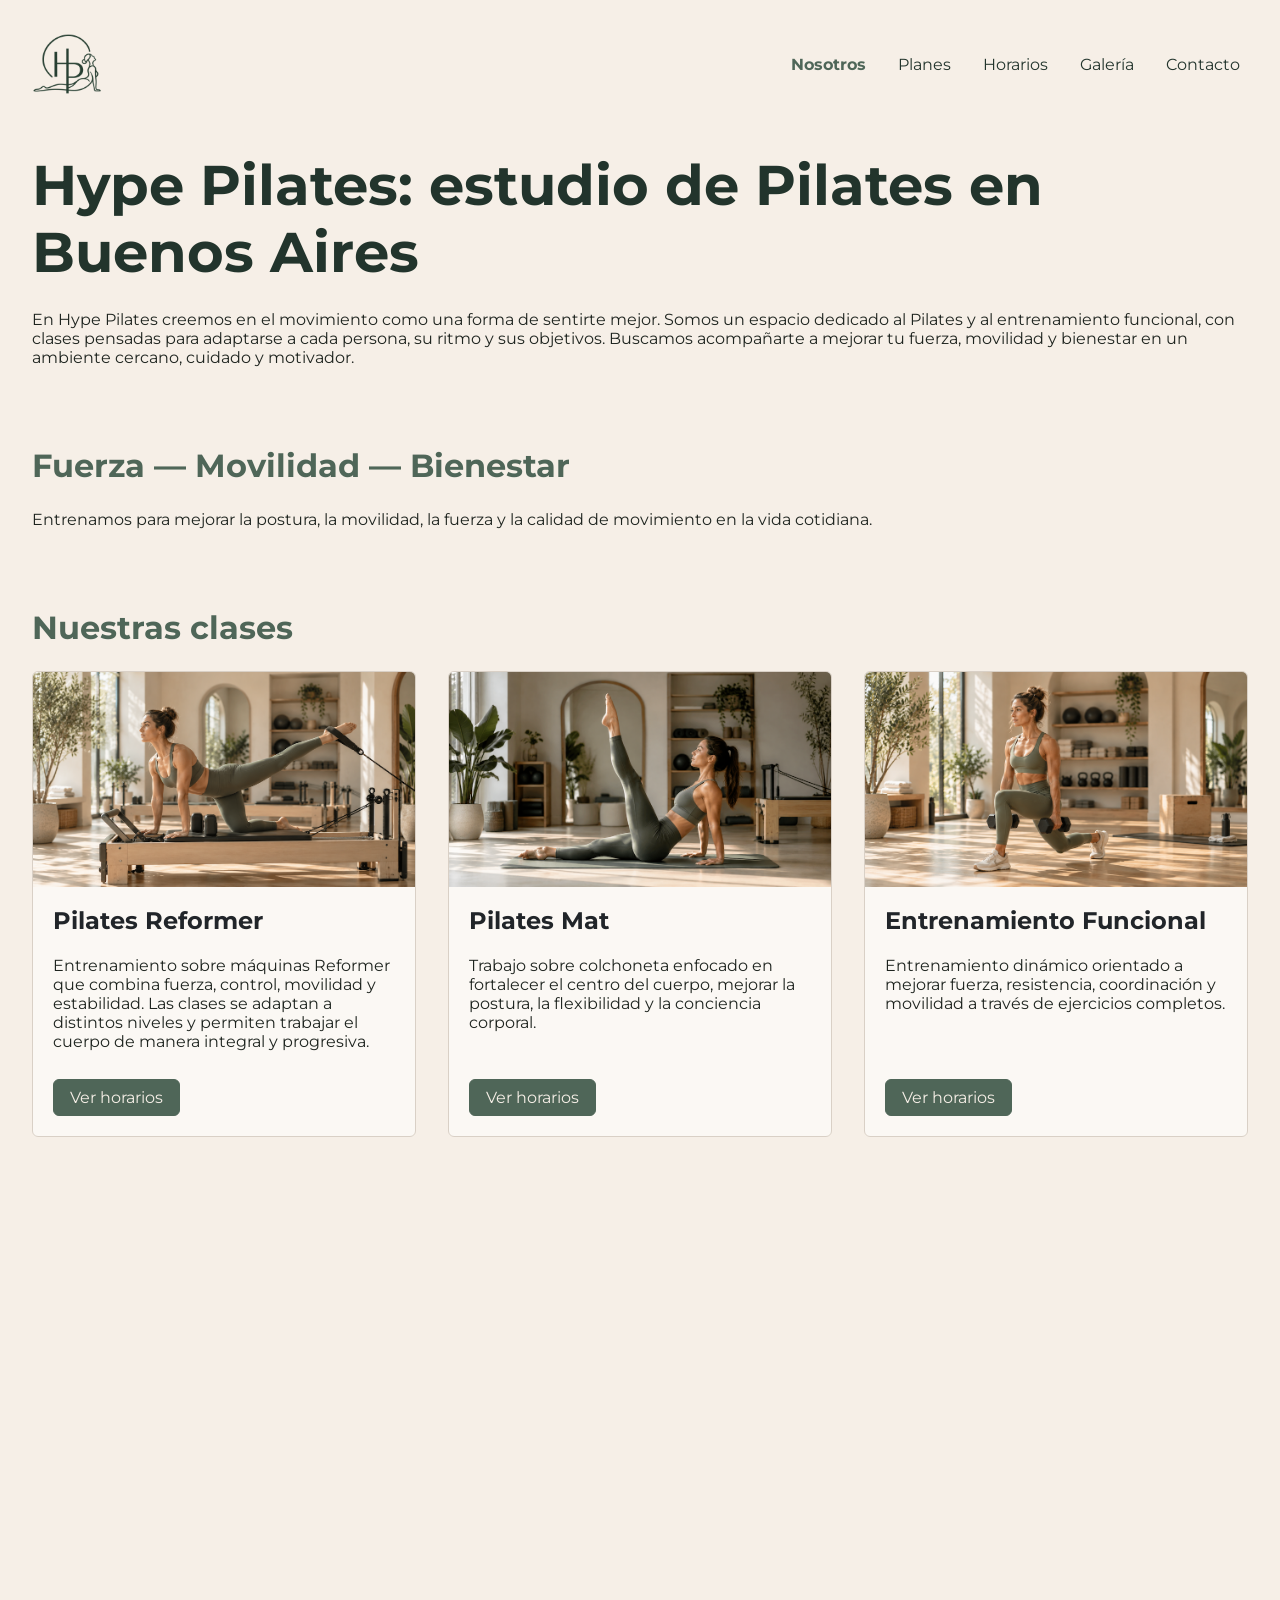
<file: index.html>
<!DOCTYPE html>
<html lang="es">

<head>
    <meta charset="UTF-8">
    <meta name="viewport" content="width=device-width, initial-scale=1.0">
    <title>Pilates Reformer, Mat y Funcional en Buenos Aires | Hype Pilates</title>
    <meta name="description" content="Estudio de Pilates en Buenos Aires con clases de Reformer, Mat y entrenamiento funcional para todos los niveles. Conocé nuestras clases y horarios.">
    <link href="https://cdn.jsdelivr.net/npm/bootstrap@5.3.8/dist/css/bootstrap.min.css" rel="stylesheet"
        integrity="sha384-sRIl4kxILFvY47J16cr9ZwB07vP4J8+LH7qKQnuqkuIAvNWLzeN8tE5YBujZqJLB" crossorigin="anonymous">
    <link href="https://unpkg.com/aos@2.3.1/dist/aos.css" rel="stylesheet">
    <link rel="stylesheet" href="./css/style.css">
</head>

<body>
    <header>
        <nav class="navbar navbar-expand-lg barra-nav">
            <div class="container-fluid contenedor-nav">
                <a class="navbar-brand" href="index.html">
                    <img src="./assets/IMG/logo-hype-pilates.png" alt="Logo de Hype Pilates">
                </a>
                <button class="navbar-toggler" type="button" data-bs-toggle="collapse" data-bs-target="#menu"
                    aria-controls="menu" aria-expanded="false" aria-label="Abrir menú">
                    <span class="navbar-toggler-icon"></span>
                </button>
                <div class="collapse navbar-collapse" id="menu">
                    <ul class="navbar-nav ms-auto lista-nav">
                        <li class="nav-item"><a class="nav-link enlace-nav enlace-actual" aria-current="page" href="index.html">Nosotros</a></li>
                        <li class="nav-item"><a class="nav-link enlace-nav" href="pages/planes.html">Planes</a></li>
                        <li class="nav-item"><a class="nav-link enlace-nav" href="pages/horarios.html">Horarios</a></li>
                        <li class="nav-item"><a class="nav-link enlace-nav" href="pages/galeria.html">Galería</a></li>
                        <li class="nav-item"><a class="nav-link enlace-nav" href="pages/contacto.html">Contacto</a></li>
                    </ul>
                </div>
            </div>
        </nav>
    </header>

    <main class="inicio">
        <section class="nosotros" data-aos="fade-up" data-aos-duration="1000">
        <h1>Hype Pilates: estudio de Pilates en Buenos Aires</h1>
            <p>En Hype Pilates creemos en el movimiento como una forma de sentirte mejor. Somos un espacio dedicado al
                Pilates y al entrenamiento funcional, con clases pensadas para adaptarse a cada persona, su ritmo y sus
                objetivos. Buscamos acompañarte a mejorar tu fuerza, movilidad y bienestar en un ambiente cercano,
                cuidado y motivador.</p>
        </section>
        <section class="frase" data-aos="fade-up" data-aos-duration="1000">
            <h2>Fuerza — Movilidad — Bienestar</h2>
            <p>Entrenamos para mejorar la postura, la movilidad, la fuerza y la calidad de movimiento en la vida
                cotidiana.</p>
        </section>
        <section class="clases" data-aos="fade-up" data-aos-duration="1000">
            <article>
                <h2>Nuestras clases</h2>
                <div class="tarjetas">
                    <div class="card tarjeta-clase">
                        <img src="./assets/IMG/clase-pilates-reformer.png" class="card-img-top" alt="Alumna haciendo un ejercicio de piernas con correas en el Reformer">
                        <div class="card-body tarjeta-body">
                            <h3 class="card-title">Pilates Reformer</h3>
                            <p class="card-text">
                                Entrenamiento sobre máquinas Reformer que combina fuerza,
                                control, movilidad y estabilidad. Las clases se adaptan
                                a distintos niveles y permiten trabajar el cuerpo de manera
                                integral y progresiva.
                            </p>
                            <a href="pages/horarios.html" class="boton">Ver horarios</a>
                        </div>
                    </div>
                    <div class="card tarjeta-clase">
                        <img src="./assets/IMG/clase-pilates-mat.png" class="card-img-top" alt="Alumna elongando las piernas sobre la colchoneta en una clase de Pilates Mat">
                            <div class="card-body tarjeta-body">
                            <h3 class="card-title">Pilates Mat</h3>
                            <p class="card-text">
                                Trabajo sobre colchoneta enfocado en fortalecer el centro
                                del cuerpo, mejorar la postura, la flexibilidad y la
                                conciencia corporal.
                            </p>
                            <a href="pages/horarios.html" class="boton">Ver horarios</a>
                        </div>
                    </div>
                    <div class="card tarjeta-clase">
                        <img src="./assets/IMG/clase-entrenamiento-funcional.png" class="card-img-top" alt="Alumna haciendo estocadas con mancuernas en una clase de entrenamiento funcional">
                        <div class="card-body tarjeta-body">
                            <h3 class="card-title">Entrenamiento Funcional</h3>
                            <p class="card-text">
                                Entrenamiento dinámico orientado a mejorar fuerza,
                                resistencia, coordinación y movilidad a través de
                                ejercicios completos.
                            </p>
                            <a href="pages/horarios.html" class="boton">Ver horarios</a>
                        </div>
                    </div>
                </div>
            </article>
        </section>
        <section class="preguntas" data-aos="fade-up" data-aos-duration="1000">
            <h2>Preguntas frecuentes</h2>
            <div class="accordion" id="faq">
                <div class="accordion-item desplegable-item">
                    <h3 class="accordion-header">
                        <button class="accordion-button collapsed desplegable-boton" type="button" data-bs-toggle="collapse"
                            data-bs-target="#pregunta1" aria-expanded="false" aria-controls="pregunta1">
                            ¿Necesito experiencia previa?
                        </button>
                    </h3>
                    <div id="pregunta1" class="accordion-collapse collapse" data-bs-parent="#faq">
                        <div class="accordion-body desplegable-body">
                            No. Las clases se adaptan a cada nivel y el instructor te acompaña desde la primera clase.
                        </div>
                    </div>
                </div>
                <div class="accordion-item desplegable-item">
                    <h3 class="accordion-header">
                        <button class="accordion-button collapsed desplegable-boton" type="button" data-bs-toggle="collapse"
                            data-bs-target="#pregunta2" aria-expanded="false" aria-controls="pregunta2">
                            ¿Qué tengo que llevar?
                        </button>
                    </h3>
                    <div id="pregunta2" class="accordion-collapse collapse" data-bs-parent="#faq">
                        <div class="accordion-body desplegable-body">
                            Ropa cómoda, medias antideslizantes y una botella de agua.
                        </div>
                    </div>
                </div>
                <div class="accordion-item desplegable-item">
                    <h3 class="accordion-header">
                        <button class="accordion-button collapsed desplegable-boton" type="button" data-bs-toggle="collapse"
                            data-bs-target="#pregunta3" aria-expanded="false" aria-controls="pregunta3">
                            ¿Cuánto dura cada clase?
                        </button>
                    </h3>
                    <div id="pregunta3" class="accordion-collapse collapse" data-bs-parent="#faq">
                        <div class="accordion-body desplegable-body">
                            Las clases duran 50 minutos.
                        </div>
                    </div>
                </div>
            </div>
        </section>
    </main>
    <footer data-aos="fade" data-aos-duration="1000" data-aos-offset="0">
        <p>&copy; Hype Pilates - Todos los derechos reservados</p>
        <a href="https://www.instagram.com/hypepilates" target="_blank">Seguinos en Instagram</a>
        <a href="https://www.tiktok.com/@hypepilates" target="_blank">Seguinos en Tiktok</a>
    </footer>
    <script src="https://cdn.jsdelivr.net/npm/bootstrap@5.3.8/dist/js/bootstrap.bundle.min.js"
        integrity="sha384-FKyoEForCGlyvwx9Hj09JcYn3nv7wiPVlz7YYwJrWVcXK/BmnVDxM+D2scQbITxI"
        crossorigin="anonymous"></script>
    <script src="https://unpkg.com/aos@2.3.1/dist/aos.js"></script>
    <script>
        AOS.init();
    </script>
</body>

</html>
</file>
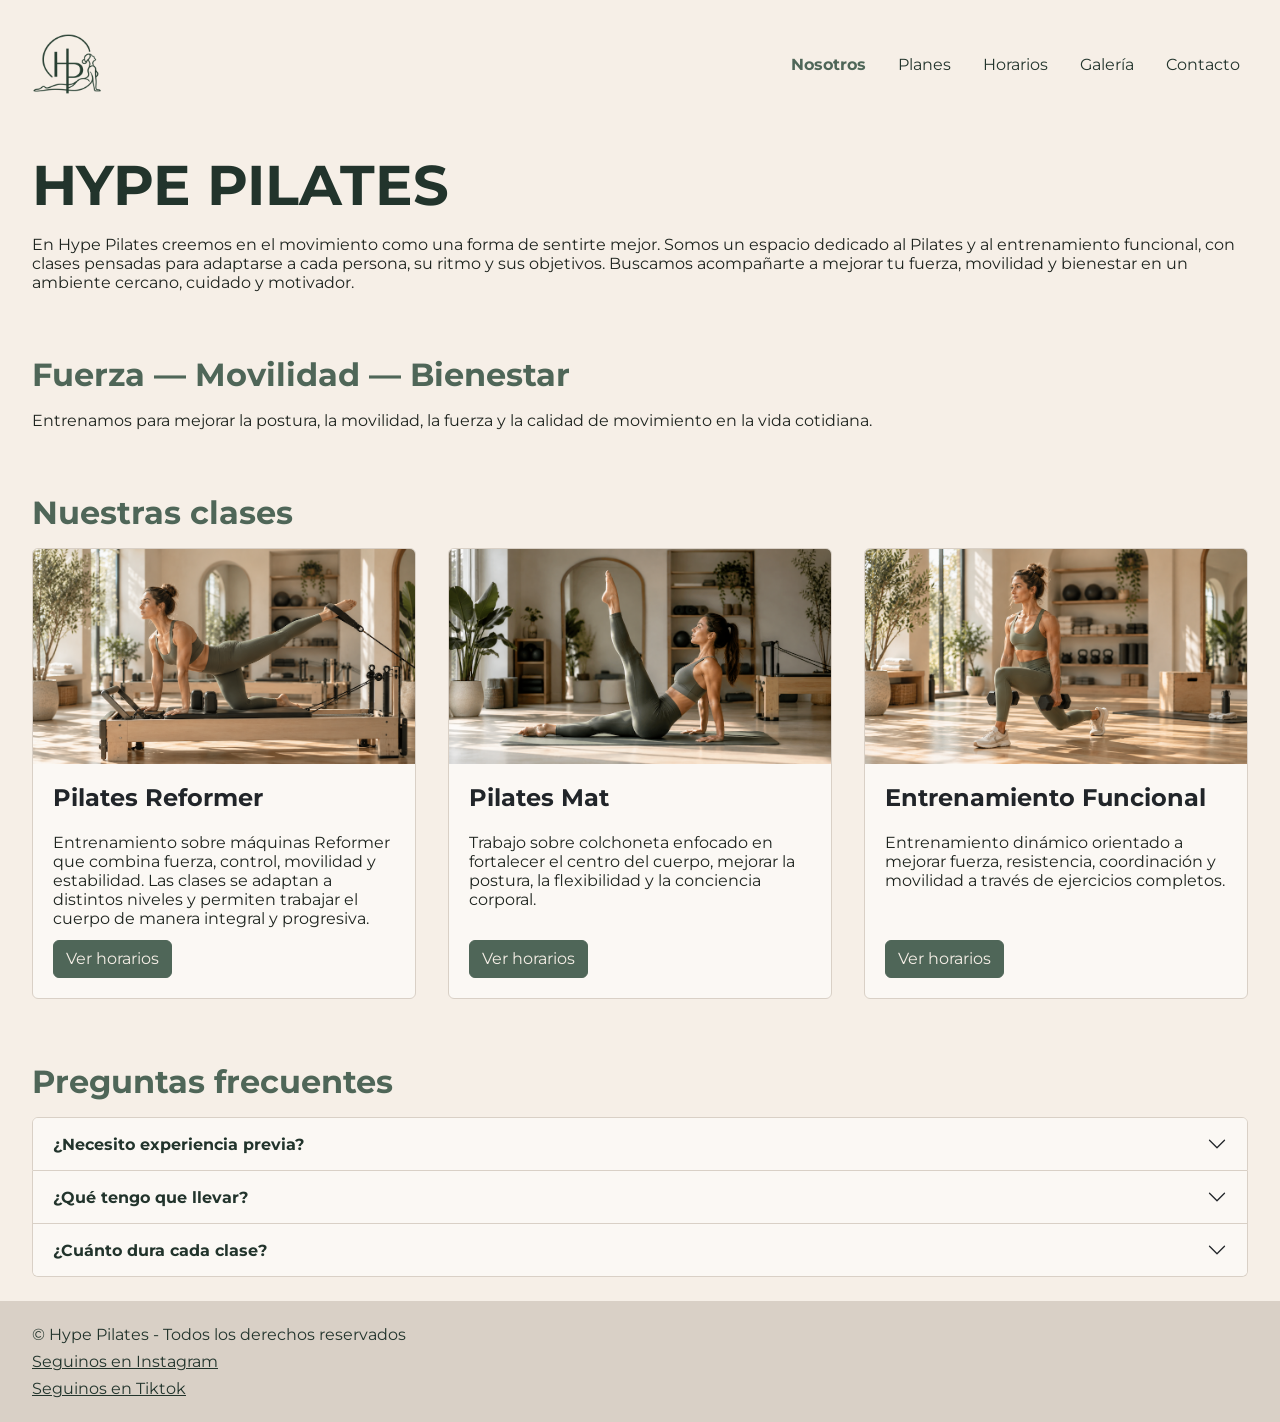
<file: HypePilates/index.html>
<!DOCTYPE html>
<html lang="es">

<head>
    <meta charset="UTF-8">
    <meta name="viewport" content="width=device-width, initial-scale=1.0">
    <title>Hype Pilates</title>
    <link href="https://cdn.jsdelivr.net/npm/bootstrap@5.3.8/dist/css/bootstrap.min.css" rel="stylesheet"
        integrity="sha384-sRIl4kxILFvY47J16cr9ZwB07vP4J8+LH7qKQnuqkuIAvNWLzeN8tE5YBujZqJLB" crossorigin="anonymous">
    <link rel="stylesheet" href="./styles/styles.css">
</head>

<body>
    <header>
        <nav class="navbar navbar-expand-lg">
            <div class="container-fluid">
                <a class="navbar-brand" href="index.html">
                    <img src="./assets/IMG/logo.png" alt="Logo de Hype Pilates">
                </a>
                <button class="navbar-toggler" type="button" data-bs-toggle="collapse" data-bs-target="#menu"
                    aria-controls="menu" aria-expanded="false" aria-label="Abrir menú">
                    <span class="navbar-toggler-icon"></span>
                </button>
                <div class="collapse navbar-collapse" id="menu">
                    <ul class="navbar-nav ms-auto">
                        <li class="nav-item"><a class="nav-link active" href="index.html">Nosotros</a></li>
                        <li class="nav-item"><a class="nav-link" href="pages/planes.html">Planes</a></li>
                        <li class="nav-item"><a class="nav-link" href="pages/horarios.html">Horarios</a></li>
                        <li class="nav-item"><a class="nav-link" href="pages/galeria.html">Galería</a></li>
                        <li class="nav-item"><a class="nav-link" href="pages/contacto.html">Contacto</a></li>
                    </ul>
                </div>
            </div>
        </nav>
    </header>

    <main class="inicio">
        <section class="nosotros">
            <h1>HYPE PILATES</h1>
            <p>En Hype Pilates creemos en el movimiento como una forma de sentirte mejor. Somos un espacio dedicado al
                Pilates y al entrenamiento funcional, con clases pensadas para adaptarse a cada persona, su ritmo y sus
                objetivos. Buscamos acompañarte a mejorar tu fuerza, movilidad y bienestar en un ambiente cercano,
                cuidado y motivador.</p>
        </section>
        <section class="frase">
            <h2>Fuerza — Movilidad — Bienestar</h2>
            <p>Entrenamos para mejorar la postura, la movilidad, la fuerza y la calidad de movimiento en la vida
                cotidiana.</p>
        </section>
        <section class="clases">
            <article>
                <h2>Nuestras clases</h2>
                <div class="tarjetas">
                    <div class="card">
                        <img src="./assets/IMG/reformer.png" class="card-img-top" alt="Clase de Pilates Reformer">
                        <div class="card-body">
                            <h3 class="card-title">Pilates Reformer</h3>
                            <p class="card-text">
                                Entrenamiento sobre máquinas Reformer que combina fuerza,
                                control, movilidad y estabilidad. Las clases se adaptan
                                a distintos niveles y permiten trabajar el cuerpo de manera
                                integral y progresiva.
                            </p>
                            <a href="pages/horarios.html" class="btn">Ver horarios</a>
                        </div>
                    </div>
                    <div class="card">
                        <img src="./assets/IMG/mat.png" class="card-img-top" alt="Clase de Pilates Mat">
                        <div class="card-body">
                            <h3 class="card-title">Pilates Mat</h3>
                            <p class="card-text">
                                Trabajo sobre colchoneta enfocado en fortalecer el centro
                                del cuerpo, mejorar la postura, la flexibilidad y la
                                conciencia corporal.
                            </p>
                            <a href="pages/horarios.html" class="btn">Ver horarios</a>
                        </div>
                    </div>
                    <div class="card">
                        <img src="./assets/IMG/functional.png" class="card-img-top"
                            alt="Clase de Entrenamiento Funcional">
                        <div class="card-body">
                            <h3 class="card-title">Entrenamiento Funcional</h3>
                            <p class="card-text">
                                Entrenamiento dinámico orientado a mejorar fuerza,
                                resistencia, coordinación y movilidad a través de
                                ejercicios completos.
                            </p>
                            <a href="pages/horarios.html" class="btn">Ver horarios</a>
                        </div>
                    </div>
                </div>
            </article>
        </section>
        <section class="preguntas">
            <h2>Preguntas frecuentes</h2>
            <div class="accordion" id="faq">
                <div class="accordion-item">
                    <h3 class="accordion-header">
                        <button class="accordion-button collapsed" type="button" data-bs-toggle="collapse"
                            data-bs-target="#pregunta1" aria-expanded="false" aria-controls="pregunta1">
                            ¿Necesito experiencia previa?
                        </button>
                    </h3>
                    <div id="pregunta1" class="accordion-collapse collapse" data-bs-parent="#faq">
                        <div class="accordion-body">
                            No. Las clases se adaptan a cada nivel y el instructor te acompaña desde la primera clase.
                        </div>
                    </div>
                </div>
                <div class="accordion-item">
                    <h3 class="accordion-header">
                        <button class="accordion-button collapsed" type="button" data-bs-toggle="collapse"
                            data-bs-target="#pregunta2" aria-expanded="false" aria-controls="pregunta2">
                            ¿Qué tengo que llevar?
                        </button>
                    </h3>
                    <div id="pregunta2" class="accordion-collapse collapse" data-bs-parent="#faq">
                        <div class="accordion-body">
                            Ropa cómoda, medias antideslizantes y una botella de agua.
                        </div>
                    </div>
                </div>
                <div class="accordion-item">
                    <h3 class="accordion-header">
                        <button class="accordion-button collapsed" type="button" data-bs-toggle="collapse"
                            data-bs-target="#pregunta3" aria-expanded="false" aria-controls="pregunta3">
                            ¿Cuánto dura cada clase?
                        </button>
                    </h3>
                    <div id="pregunta3" class="accordion-collapse collapse" data-bs-parent="#faq">
                        <div class="accordion-body">
                            Las clases duran 50 minutos.
                        </div>
                    </div>
                </div>
            </div>
        </section>
    </main>

    <footer>
        <p>&copy; Hype Pilates - Todos los derechos reservados</p>
        <a href="https://www.instagram.com/hypepilates" target="_blank">Seguinos en Instagram</a>
        <a href="https://www.tiktok.com/@hypepilates" target="_blank">Seguinos en Tiktok</a>
    </footer>
    <script src="https://cdn.jsdelivr.net/npm/bootstrap@5.3.8/dist/js/bootstrap.bundle.min.js"
        integrity="sha384-FKyoEForCGlyvwx9Hj09JcYn3nv7wiPVlz7YYwJrWVcXK/BmnVDxM+D2scQbITxI"
        crossorigin="anonymous"></script>
</body>

</html>
</file>
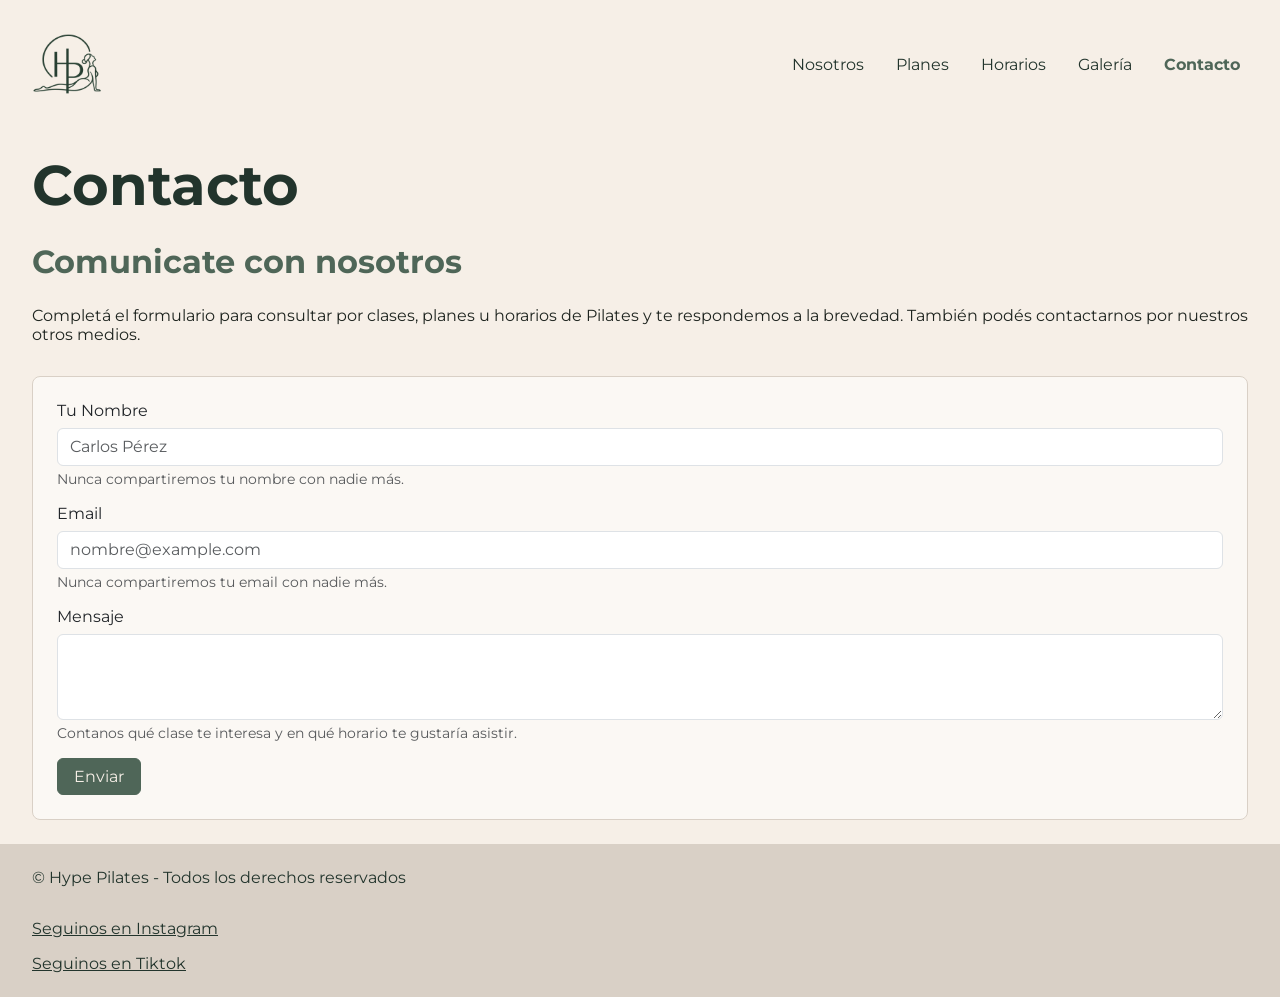
<file: pages/contacto.html>
<!DOCTYPE html>
<html lang="es">

<head>
    <meta charset="UTF-8">
    <meta name="viewport" content="width=device-width, initial-scale=1.0">
    <title>Contacto | Hype Pilates, estudio de Pilates en Buenos Aires</title>
    <meta name="description" content="Escribinos para consultar por clases de Pilates Reformer, Mat y entrenamiento funcional, planes y horarios. Te respondemos a la brevedad.">
    <link href="https://cdn.jsdelivr.net/npm/bootstrap@5.3.8/dist/css/bootstrap.min.css" rel="stylesheet"
        integrity="sha384-sRIl4kxILFvY47J16cr9ZwB07vP4J8+LH7qKQnuqkuIAvNWLzeN8tE5YBujZqJLB" crossorigin="anonymous">
    <link href="https://unpkg.com/aos@2.3.1/dist/aos.css" rel="stylesheet">
    <link rel="stylesheet" href="../css/style.css">
</head>

<body>
    <header>
        <nav class="navbar navbar-expand-lg barra-nav">
            <div class="container-fluid contenedor-nav">
                <a class="navbar-brand" href="../index.html">
                    <img src="../assets/IMG/logo-hype-pilates.png" alt="Logo de Hype Pilates">
                </a>
                <button class="navbar-toggler" type="button" data-bs-toggle="collapse" data-bs-target="#menu"
                    aria-controls="menu" aria-expanded="false" aria-label="Abrir menú">
                    <span class="navbar-toggler-icon"></span>
                </button>
                <div class="collapse navbar-collapse" id="menu">
                    <ul class="navbar-nav ms-auto lista-nav">
                        <li class="nav-item"><a class="nav-link enlace-nav" href="../index.html">Nosotros</a></li>
                        <li class="nav-item"><a class="nav-link enlace-nav" href="planes.html">Planes</a></li>
                        <li class="nav-item"><a class="nav-link enlace-nav" href="horarios.html">Horarios</a></li>
                        <li class="nav-item"><a class="nav-link enlace-nav" href="galeria.html">Galería</a></li>
                        <li class="nav-item"><a class="nav-link enlace-nav enlace-actual" aria-current="page" href="contacto.html">Contacto</a></li>
                    </ul>
                </div>
            </div>
        </nav>
    </header>
    <main>
        <section data-aos="fade-up" data-aos-duration="1000">
            <h1>Contacto</h1>
            <article>
                <h2>Comunicate con nosotros</h2>
                <p>Completá el formulario para consultar por clases, planes u horarios de Pilates y te respondemos a la brevedad. También podés contactarnos por nuestros otros medios.</p>
                <form class="formulario-contacto">
                    <div>
                        <label for="nombre" class="form-label">Tu Nombre</label>
                        <input type="text" class="form-control campo" id="nombre" placeholder="Carlos Pérez">
                        <div class="form-text">
                            Nunca compartiremos tu nombre con nadie más.
                        </div>
                    </div>
                    <div>
                        <label for="email" class="form-label">Email</label>
                        <input type="email" class="form-control campo" id="email" placeholder="nombre@example.com">
                        <div class="form-text">
                            Nunca compartiremos tu email con nadie más.
                        </div>
                    </div>
                    <div>
                        <label for="mensaje" class="form-label">Mensaje</label>
                        <textarea class="form-control campo" id="mensaje" rows="3"></textarea>
                        <div class="form-text">
                            Contanos qué clase te interesa y en qué horario te gustaría asistir.
                        </div>
                    </div>
                    <input type="submit" class="boton" value="Enviar">
                </form>
            </article>
        </section>
    </main>
    <footer data-aos="fade" data-aos-duration="1000" data-aos-offset="0">
        <p>&copy; Hype Pilates - Todos los derechos reservados</p>
        <a href="https://www.instagram.com/hypepilates" target="_blank">Seguinos en Instagram</a>
        <a href="https://www.tiktok.com/@hypepilates" target="_blank">Seguinos en Tiktok</a>
    </footer>
    <script src="https://cdn.jsdelivr.net/npm/bootstrap@5.3.8/dist/js/bootstrap.bundle.min.js"
        integrity="sha384-FKyoEForCGlyvwx9Hj09JcYn3nv7wiPVlz7YYwJrWVcXK/BmnVDxM+D2scQbITxI"
        crossorigin="anonymous"></script>
    <script src="https://unpkg.com/aos@2.3.1/dist/aos.js"></script>
    <script>
        AOS.init();
    </script>
</body>

</html>
</file>
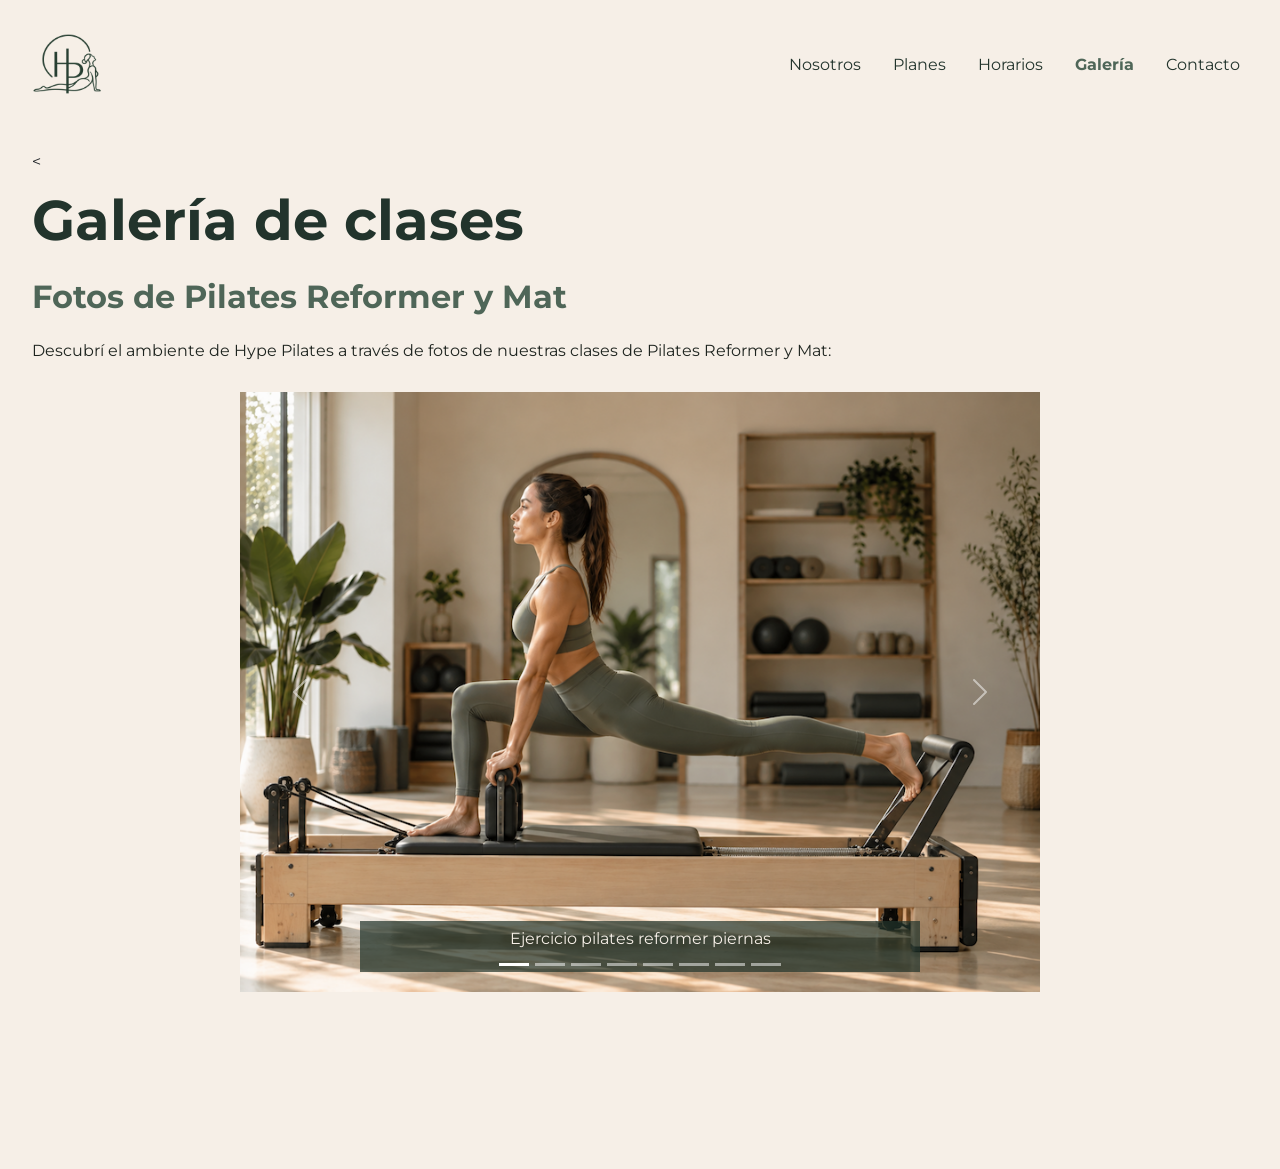
<file: pages/galeria.html>
<!DOCTYPE html>
<html lang="es">

<head>
    <meta charset="UTF-8">
    <meta name="viewport" content="width=device-width, initial-scale=1.0">
    <title>Fotos de clases de Pilates Reformer y Mat | Hype Pilates</title>
    <meta name="description" content="Mirá fotos de nuestras clases de Pilates Reformer y Mat: ejercicios de fuerza, movilidad y estiramiento en el estudio Hype Pilates en Buenos Aires.">
    <link href="https://cdn.jsdelivr.net/npm/bootstrap@5.3.8/dist/css/bootstrap.min.css" rel="stylesheet"
        integrity="sha384-sRIl4kxILFvY47J16cr9ZwB07vP4J8+LH7qKQnuqkuIAvNWLzeN8tE5YBujZqJLB" crossorigin="anonymous">
    <link href="https://unpkg.com/aos@2.3.1/dist/aos.css" rel="stylesheet">
    <link rel="stylesheet" href="../css/style.css">
</head>

<body>
    <header>
        <nav class="navbar navbar-expand-lg barra-nav">
            <div class="container-fluid contenedor-nav">
                <a class="navbar-brand" href="../index.html">
                    <img src="../assets/IMG/logo-hype-pilates.png" alt="Logo de Hype Pilates">
                </a>
                <button class="navbar-toggler" type="button" data-bs-toggle="collapse" data-bs-target="#menu"
                    aria-controls="menu" aria-expanded="false" aria-label="Abrir menú">
                    <span class="navbar-toggler-icon"></span>
                </button>
                <div class="collapse navbar-collapse" id="menu">
                    <ul class="navbar-nav ms-auto lista-nav">
                        <li class="nav-item"><a class="nav-link enlace-nav" href="../index.html">Nosotros</a></li>
                        <li class="nav-item"><a class="nav-link enlace-nav" href="planes.html">Planes</a></li>
                        <li class="nav-item"><a class="nav-link enlace-nav" href="horarios.html">Horarios</a></li>
                        <li class="nav-item"><a class="nav-link enlace-nav enlace-actual" href="galeria.html">Galería</a></li>
                        <li class="nav-item"><a class="nav-link enlace-nav" href="contacto.html">Contacto</a></li>
                    </ul>
                </div>
            </div>
        </nav>
    </header>
    <main>
        <section data-aos="fade-up" data-aos-duration="1000">
            <<h1>Galería de clases</h1>
            <h2>Fotos de Pilates Reformer y Mat</h2>
            <p>Descubrí el ambiente de Hype Pilates a través de fotos de nuestras clases de Pilates Reformer y Mat:</p>
            <div id="carruselGaleria" class="carousel slide carrusel" data-bs-ride="carousel">
                <div class="carousel-indicators">
                    <button type="button" data-bs-target="#carruselGaleria" data-bs-slide-to="0" class="active"
                        aria-current="true" aria-label="Foto 1"></button>
                    <button type="button" data-bs-target="#carruselGaleria" data-bs-slide-to="1"
                        aria-label="Foto 2"></button>
                    <button type="button" data-bs-target="#carruselGaleria" data-bs-slide-to="2"
                        aria-label="Foto 3"></button>
                    <button type="button" data-bs-target="#carruselGaleria" data-bs-slide-to="3"
                        aria-label="Foto 4"></button>
                    <button type="button" data-bs-target="#carruselGaleria" data-bs-slide-to="4"
                        aria-label="Foto 5"></button>
                    <button type="button" data-bs-target="#carruselGaleria" data-bs-slide-to="5"
                        aria-label="Foto 6"></button>
                    <button type="button" data-bs-target="#carruselGaleria" data-bs-slide-to="6"
                        aria-label="Foto 7"></button>
                    <button type="button" data-bs-target="#carruselGaleria" data-bs-slide-to="7"
                        aria-label="Foto 8"></button>
                </div>

                <div class="carousel-inner">
                    <div class="carousel-item active">
                        <img src="../assets/IMG/galeria/pilates-reformer-zancada.png" class="d-block w-100" alt="Alumna haciendo una zancada sobre el Reformer para trabajar piernas y glúteos">
                        <div class="carousel-caption carrusel-caption">
                            <p>Ejercicio pilates reformer piernas</p>
                        </div>
                    </div>
                    <div class="carousel-item">
                        <img src="../assets/IMG/galeria/pilates-reformer-abdominales.png" class="d-block w-100" alt="Alumna acostada en el Reformer haciendo un ejercicio de abdominales">
                        <div class="carousel-caption carrusel-caption">
                            <p>Ejercicio pilates reformer abdominales</p>
                        </div>
                    </div>
                    <div class="carousel-item">
                        <img src="../assets/IMG/galeria/pilates-reformer-brazos.png" class="d-block w-100" alt="Alumna sentada en el Reformer tirando de las correas para trabajar brazos">
                        <div class="carousel-caption carrusel-caption">
                            <p>Ejercicio pilates reformer brazos</p>
                        </div>
                    </div>
                    <div class="carousel-item">
                        <img src="../assets/IMG/galeria/pilates-mat-teaser.png" class="d-block w-100" alt="Alumna haciendo el ejercicio Teaser sobre la colchoneta">
                        <div class="carousel-caption carrusel-caption">
                            <p>Ejercicio pilates mat abdominales</p>
                        </div>
                    </div>
                    <div class="carousel-item">
                        <img src="../assets/IMG/galeria/pilates-mat-estiramiento-lateral.png" class="d-block w-100" alt="Alumna sentada en la colchoneta haciendo un estiramiento lateral">
                        <div class="carousel-caption carrusel-caption">
                            <p>Estiramiento pilates mat</p>
                        </div>
                    </div>
                    <div class="carousel-item">
                        <img src="../assets/IMG/galeria/pilates-mat-clase-grupal.png" class="d-block w-100" alt="Grupo de alumnas haciendo abdominales en una clase de Pilates Mat">
                        <div class="carousel-caption carrusel-caption">
                            <p>Ejercicio pilates mat en grupo</p>
                        </div>
                    </div>
                    <div class="carousel-item">
                        <img src="../assets/IMG/galeria/pilates-reformer-instructora.png" class="d-block w-100" alt="Instructora corrigiendo la postura de una alumna en el Reformer">
                        <div class="carousel-caption carrusel-caption">
                            <p>Ejercicio pilates con ayuda profesora</p>
                        </div>
                    </div>
                    <div class="carousel-item">
                        <img src="../assets/IMG/galeria/pilates-reformer-brazos-detalle.png" class="d-block w-100" alt="Primer plano de una alumna tirando de las correas del Reformer">
                        <div class="carousel-caption carrusel-caption">
                            <p>Ejercicio pilates reformer brazos</p>
                        </div>
                    </div>
                </div>
                <button class="carousel-control-prev flecha-carrusel" type="button" data-bs-target="#carruselGaleria"
                    data-bs-slide="prev">
                    <span class="carousel-control-prev-icon" aria-hidden="true"></span>
                    <span class="visually-hidden">Anterior</span>
                </button>
                <button class="carousel-control-next flecha-carrusel" type="button" data-bs-target="#carruselGaleria"
                    data-bs-slide="next">
                    <span class="carousel-control-next-icon" aria-hidden="true"></span>
                    <span class="visually-hidden">Siguiente</span>
                </button>
            </div>
        </section>
    </main>
    <footer data-aos="fade" data-aos-duration="1000" data-aos-offset="0">
        <p>&copy; Hype Pilates - Todos los derechos reservados</p>
        <a href="https://www.instagram.com/hypepilates" target="_blank">Seguinos en Instagram</a>
        <a href="https://www.tiktok.com/@hypepilates" target="_blank">Seguinos en Tiktok</a>
    </footer>
    <script src="https://cdn.jsdelivr.net/npm/bootstrap@5.3.8/dist/js/bootstrap.bundle.min.js"
        integrity="sha384-FKyoEForCGlyvwx9Hj09JcYn3nv7wiPVlz7YYwJrWVcXK/BmnVDxM+D2scQbITxI"
        crossorigin="anonymous"></script>
    <script src="https://unpkg.com/aos@2.3.1/dist/aos.js"></script>
    <script>
        AOS.init();
    </script>
</body>

</html>
</file>
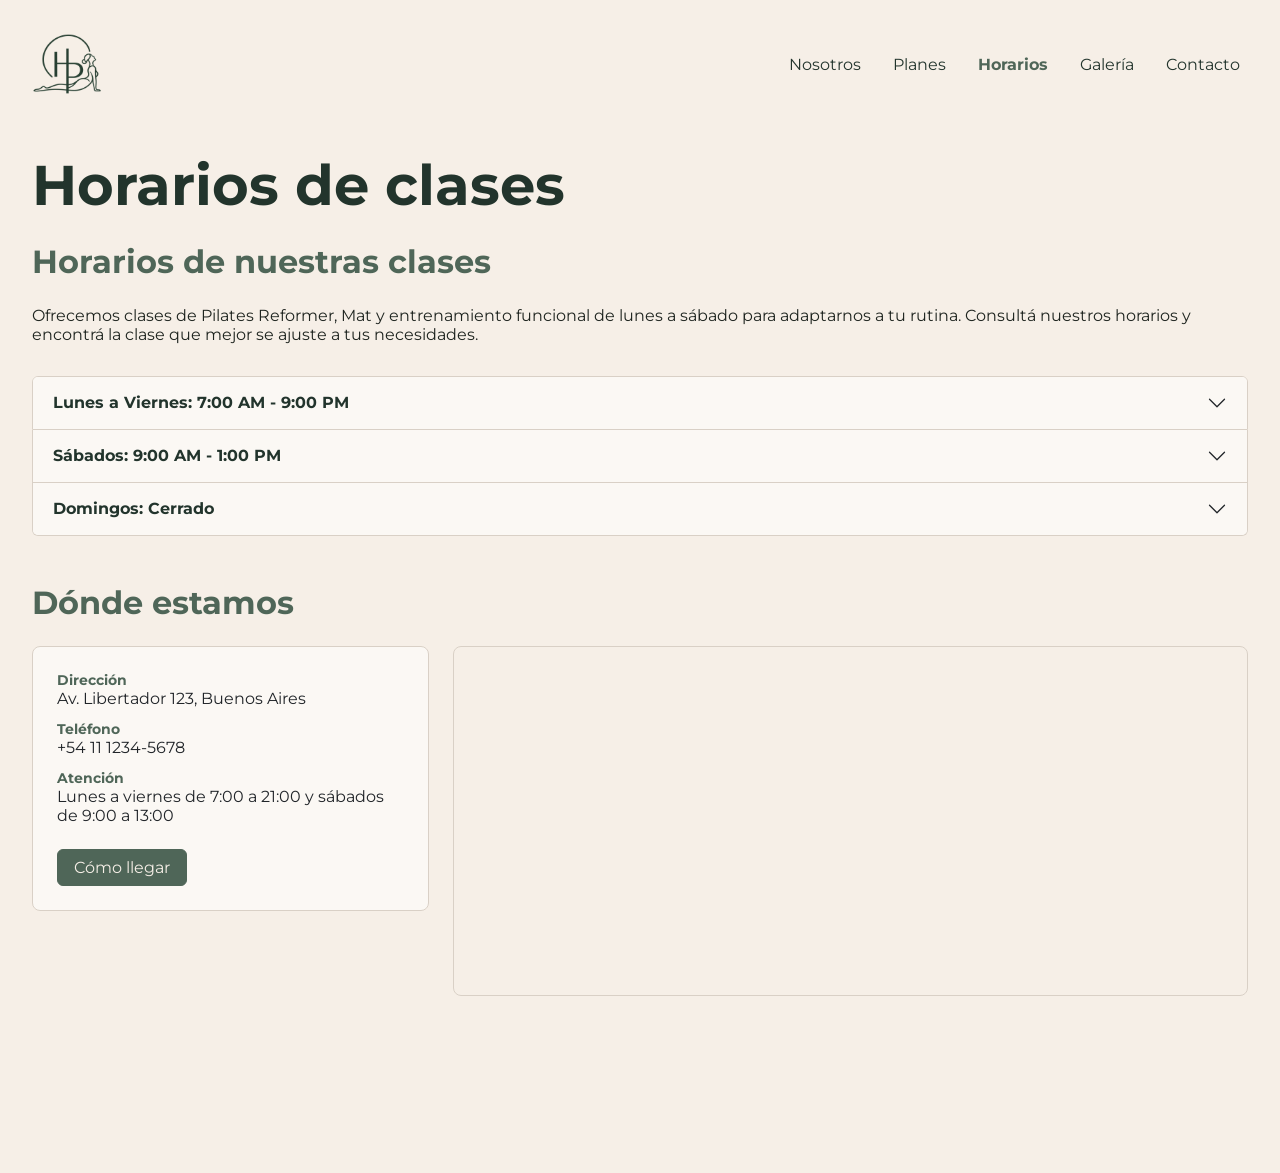
<file: pages/horarios.html>
<!DOCTYPE html>
<html lang="es">

<head>
    <meta charset="UTF-8">
    <meta name="viewport" content="width=device-width, initial-scale=1.0">
    <title>Horarios de clases de Pilates en Buenos Aires | Hype Pilates</title>
    <meta name="description" content="Horarios de Pilates Reformer, Mat y entrenamiento funcional de lunes a sábado. Encontrá la clase que se adapta a tu rutina y cómo llegar al estudio.">
    <link href="https://cdn.jsdelivr.net/npm/bootstrap@5.3.8/dist/css/bootstrap.min.css" rel="stylesheet"
        integrity="sha384-sRIl4kxILFvY47J16cr9ZwB07vP4J8+LH7qKQnuqkuIAvNWLzeN8tE5YBujZqJLB" crossorigin="anonymous">
    <link href="https://unpkg.com/aos@2.3.1/dist/aos.css" rel="stylesheet">
    <link rel="stylesheet" href="../css/style.css">
</head>

<body>
    <header>
        <nav class="navbar navbar-expand-lg barra-nav">
            <div class="container-fluid contenedor-nav">
                <a class="navbar-brand" href="../index.html">
                    <img src="../assets/IMG/logo-hype-pilates.png" alt="Logo de Hype Pilates">
                </a>
                <button class="navbar-toggler" type="button" data-bs-toggle="collapse" data-bs-target="#menu"
                    aria-controls="menu" aria-expanded="false" aria-label="Abrir menú">
                    <span class="navbar-toggler-icon"></span>
                </button>
                <div class="collapse navbar-collapse" id="menu">
                    <ul class="navbar-nav ms-auto lista-nav">
                        <li class="nav-item"><a class="nav-link enlace-nav" href="../index.html">Nosotros</a></li>
                        <li class="nav-item"><a class="nav-link enlace-nav" href="planes.html">Planes</a></li>
                        <li class="nav-item"><a class="nav-link enlace-nav enlace-actual" aria-current="page" href="horarios.html">Horarios</a></li>
                        <li class="nav-item"><a class="nav-link enlace-nav" href="galeria.html">Galería</a></li>
                        <li class="nav-item"><a class="nav-link enlace-nav" href="contacto.html">Contacto</a></li>
                    </ul>
                </div>
            </div>
        </nav>
    </header>
    <main>
        <section data-aos="fade-up" data-aos-duration="1000">
            <article>
                <h1>Horarios de clases</h1>
                <h2>Horarios de nuestras clases</h2>
                <p>Ofrecemos clases de Pilates Reformer, Mat y entrenamiento funcional de lunes a sábado para adaptarnos a tu rutina. Consultá nuestros horarios y encontrá la clase que mejor se ajuste a tus necesidades.</p>
                <div class="accordion" id="horarios">
                    <div class="accordion-item desplegable-item">
                        <h3 class="accordion-header">
                            <button class="accordion-button collapsed desplegable-boton" type="button" data-bs-toggle="collapse"
                                data-bs-target="#semana" aria-expanded="false" aria-controls="semana">
                                Lunes a Viernes: 7:00 AM - 9:00 PM
                            </button>
                        </h3>
                        <div id="semana" class="accordion-collapse collapse" data-bs-parent="#horarios">
                            <div class="accordion-body desplegable-body">
                                <ul class="lista-horarios">
                                    <li>Reformer: 7:00, 8:00, 9:00, 10:00, 11:00, 12:00, 13:00, 14:00, 15:00, 16:00,
                                        17:00, 18:00, 19:00 y 20:00</li>
                                    <li>Mat: 7:00, 8:00, 9:00, 10:00, 11:00, 12:00, 13:00, 14:00, 15:00, 16:00, 17:00, 18:00, 19:00 y 20:00</li>
                                    <li>Funcional: 8:00, 10:00, 12:00, 14:00, 16:00, 18:00 y 20:00</li>
                                </ul>
                            </div>
                        </div>
                    </div>
                    <div class="accordion-item desplegable-item">
                        <h3 class="accordion-header">
                            <button class="accordion-button collapsed desplegable-boton" type="button" data-bs-toggle="collapse"
                                data-bs-target="#sabado" aria-expanded="false" aria-controls="sabado">
                                Sábados: 9:00 AM - 1:00 PM
                            </button>
                        </h3>
                        <div id="sabado" class="accordion-collapse collapse" data-bs-parent="#horarios">
                            <div class="accordion-body desplegable-body">
                                <ul class="lista-horarios">
                                    <li>Reformer: 9:00 y 11:00</li>
                                    <li>Mat: 10:00</li>
                                    <li>Funcional: 12:00</li>
                                </ul>
                            </div>
                        </div>
                    </div>
                    <div class="accordion-item desplegable-item">
                        <h3 class="accordion-header">
                            <button class="accordion-button collapsed desplegable-boton" type="button" data-bs-toggle="collapse"
                                data-bs-target="#domingo" aria-expanded="false" aria-controls="domingo">
                                Domingos: Cerrado
                            </button>
                        </h3>
                        <div id="domingo" class="accordion-collapse collapse" data-bs-parent="#horarios">
                            <div class="accordion-body desplegable-body">
                                <p>Los domingos no hay clases. ¡Te esperamos el lunes!</p>
                            </div>
                        </div>
                    </div>
                </div>
            </article>
        </section>
        <section data-aos="fade-up" data-aos-duration="1000">
            <h2>Dónde estamos</h2>
            <div class="ubicacion">
                <div class="ubicacion-info">
                    <ul class="ubicacion-lista">
                        <li><span class="ubicacion-dato">Dirección</span> Av. Libertador 123, Buenos Aires</li>
                        <li><span class="ubicacion-dato">Teléfono</span> +54 11 1234-5678</li>
                        <li><span class="ubicacion-dato">Atención</span> Lunes a viernes de 7:00 a 21:00 y sábados de 9:00 a 13:00</li>
                    </ul>
                    <a href="https://www.google.com/maps/dir/?api=1&amp;destination=Av.+del+Libertador+123,+Buenos+Aires" class="boton" target="_blank">Cómo llegar</a>
                </div>
                <iframe class="mapa" src="https://maps.google.com/maps?q=Av.%20del%20Libertador%20123%2C%20Buenos%20Aires&amp;output=embed"
                    title="Mapa de la ubicación de Hype Pilates" loading="lazy"></iframe>
            </div>
        </section>
    </main>
    <footer data-aos="fade" data-aos-duration="1000" data-aos-offset="0">
        <p>&copy; Hype Pilates - Todos los derechos reservados</p>
        <a href="https://www.instagram.com/hypepilates" target="_blank">Seguinos en Instagram</a>
        <a href="https://www.tiktok.com/@hypepilates" target="_blank">Seguinos en Tiktok</a>
    </footer>
    <script src="https://cdn.jsdelivr.net/npm/bootstrap@5.3.8/dist/js/bootstrap.bundle.min.js"
        integrity="sha384-FKyoEForCGlyvwx9Hj09JcYn3nv7wiPVlz7YYwJrWVcXK/BmnVDxM+D2scQbITxI"
        crossorigin="anonymous"></script>
    <script src="https://unpkg.com/aos@2.3.1/dist/aos.js"></script>
    <script>
        AOS.init();
    </script>
</body>

</html>
</file>
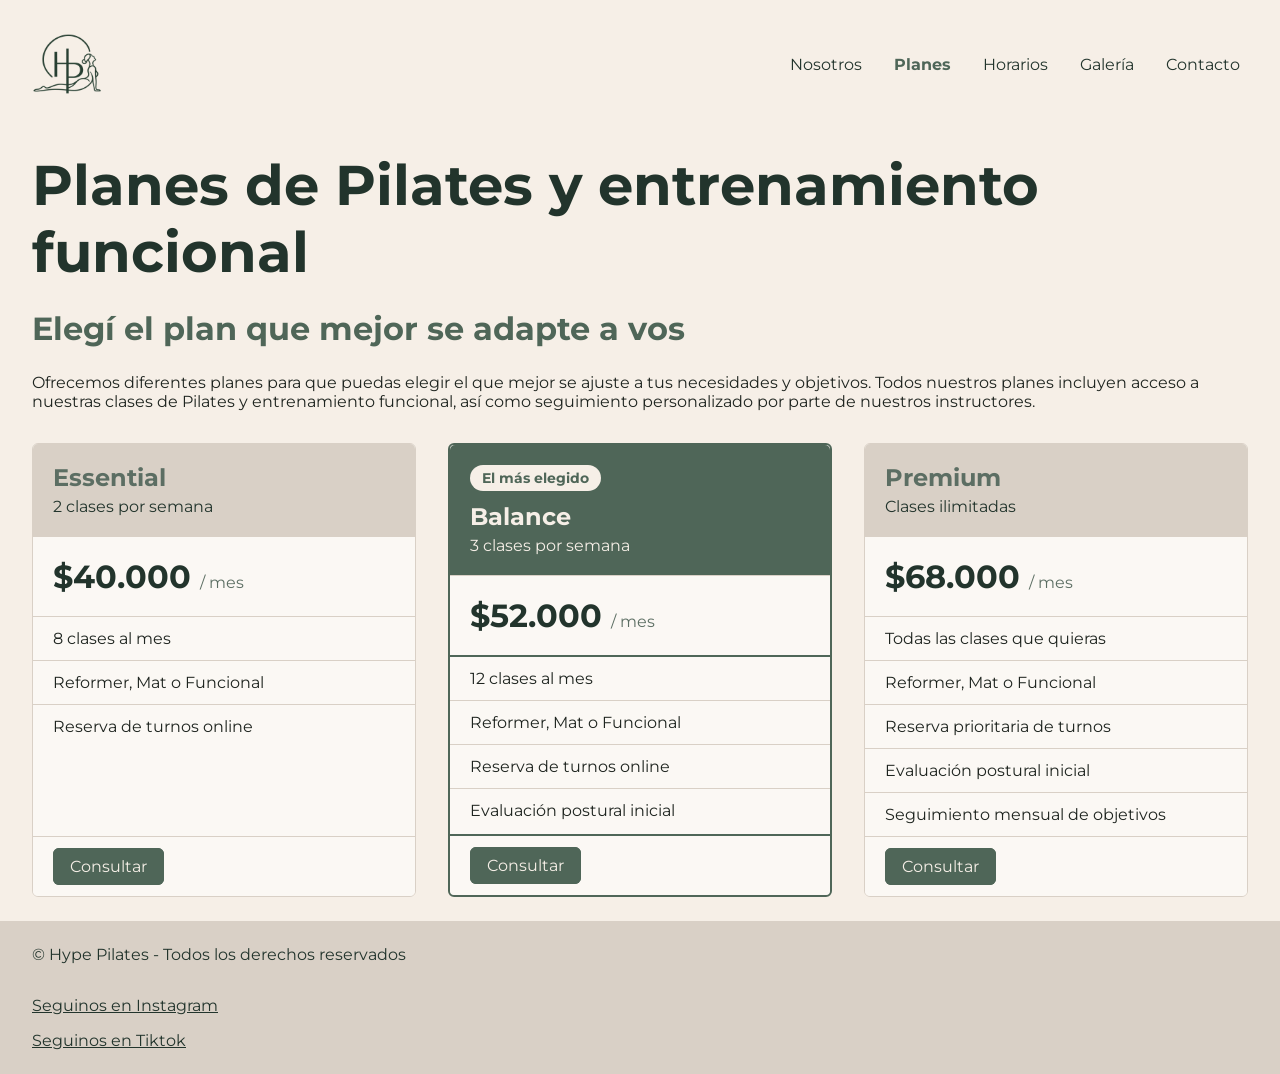
<file: pages/planes.html>
<!DOCTYPE html>
<html lang="es">

<head>
    <meta charset="UTF-8">
    <meta name="viewport" content="width=device-width, initial-scale=1.0">
    <title>Planes de Pilates y entrenamiento funcional | Hype Pilates</title>
    <meta name="description" content="Conocé los planes de Hype Pilates: 2 clases por semana, 3 clases por semana o clases ilimitadas de Pilates y entrenamiento funcional. Elegí el que mejor se adapte a vos.">
    <link href="https://cdn.jsdelivr.net/npm/bootstrap@5.3.8/dist/css/bootstrap.min.css" rel="stylesheet"
        integrity="sha384-sRIl4kxILFvY47J16cr9ZwB07vP4J8+LH7qKQnuqkuIAvNWLzeN8tE5YBujZqJLB" crossorigin="anonymous">
    <link href="https://unpkg.com/aos@2.3.1/dist/aos.css" rel="stylesheet">
    <link rel="stylesheet" href="../css/style.css">
</head>

<body>
    <header>
        <nav class="navbar navbar-expand-lg barra-nav">
            <div class="container-fluid contenedor-nav">
                <a class="navbar-brand" href="../index.html">
                    <img src="../assets/IMG/logo-hype-pilates.png" alt="Logo de Hype Pilates">
                </a>
                <button class="navbar-toggler" type="button" data-bs-toggle="collapse" data-bs-target="#menu"
                    aria-controls="menu" aria-expanded="false" aria-label="Abrir menú">
                    <span class="navbar-toggler-icon"></span>
                </button>
                <div class="collapse navbar-collapse" id="menu">
                    <ul class="navbar-nav ms-auto lista-nav">
                        <li class="nav-item"><a class="nav-link enlace-nav" href="../index.html">Nosotros</a></li>
                        <li class="nav-item"><a class="nav-link enlace-nav enlace-actual" aria-current="page"
                                href="planes.html">Planes</a></li>
                        <li class="nav-item"><a class="nav-link enlace-nav" href="horarios.html">Horarios</a></li>
                        <li class="nav-item"><a class="nav-link enlace-nav" href="galeria.html">Galería</a></li>
                        <li class="nav-item"><a class="nav-link enlace-nav" href="contacto.html">Contacto</a></li>
                    </ul>
                </div>
            </div>
        </nav>
    </header>
    <main>
        <section data-aos="fade-up" data-aos-duration="1000">
        <h1>Planes de Pilates y entrenamiento funcional</h1>
            <h2>Elegí el plan que mejor se adapte a vos</h2>
            <p>Ofrecemos diferentes planes para que puedas elegir el que mejor se ajuste a tus necesidades y objetivos. Todos nuestros planes incluyen acceso a nuestras clases de Pilates y entrenamiento funcional, así como seguimiento personalizado por parte de nuestros instructores.</p>
            <div class="tarjetas">
                <div class="card plan">
                    <div class="card-header plan-header">
                        <h3 class="plan-nombre">Essential</h3>
                        <p class="plan-frecuencia">2 clases por semana</p>
                    </div>
                    <div class="card-body plan-cuerpo">
                        <p class="card-text plan-precio">$40.000 <span class="plan-mes">/ mes</span></p>
                    </div>
                    <ul class="list-group list-group-flush plan-lista">
                        <li class="list-group-item plan-item">8 clases al mes</li>
                        <li class="list-group-item plan-item">Reformer, Mat o Funcional</li>
                        <li class="list-group-item plan-item">Reserva de turnos online</li>
                    </ul>
                    <div class="card-footer plan-pie">
                        <a href="contacto.html" class="boton">Consultar</a>
                    </div>
                </div>
                <div class="card plan plan-destacado">
                    <div class="card-header plan-header">
                        <p class="plan-etiqueta">El más elegido</p>
                        <h3 class="plan-nombre">Balance</h3>
                        <p class="plan-frecuencia">3 clases por semana</p>
                    </div>
                    <div class="card-body plan-cuerpo">
                        <p class="card-text plan-precio">$52.000 <span class="plan-mes">/ mes</span></p>
                    </div>
                    <ul class="list-group list-group-flush plan-lista">
                        <li class="list-group-item plan-item">12 clases al mes</li>
                        <li class="list-group-item plan-item">Reformer, Mat o Funcional</li>
                        <li class="list-group-item plan-item">Reserva de turnos online</li>
                        <li class="list-group-item plan-item">Evaluación postural inicial</li>
                    </ul>
                    <div class="card-footer plan-pie">
                        <a href="contacto.html" class="boton">Consultar</a>
                    </div>
                </div>
                <div class="card plan">
                    <div class="card-header plan-header">
                        <h3 class="plan-nombre">Premium</h3>
                        <p class="plan-frecuencia">Clases ilimitadas</p>
                    </div>
                    <div class="card-body plan-cuerpo">
                        <p class="card-text plan-precio">$68.000 <span class="plan-mes">/ mes</span></p>
                    </div>
                    <ul class="list-group list-group-flush plan-lista">
                        <li class="list-group-item plan-item">Todas las clases que quieras</li>
                        <li class="list-group-item plan-item">Reformer, Mat o Funcional</li>
                        <li class="list-group-item plan-item">Reserva prioritaria de turnos</li>
                        <li class="list-group-item plan-item">Evaluación postural inicial</li>
                        <li class="list-group-item plan-item">Seguimiento mensual de objetivos</li>
                    </ul>
                    <div class="card-footer plan-pie">
                        <a href="contacto.html" class="boton">Consultar</a>
                    </div>
                </div>
            </div>
        </section>
    </main>
    <footer data-aos="fade" data-aos-duration="1000" data-aos-offset="0">
        <p>&copy; Hype Pilates - Todos los derechos reservados</p>
        <a href="https://www.instagram.com/hypepilates" target="_blank">Seguinos en Instagram</a>
        <a href="https://www.tiktok.com/@hypepilates" target="_blank">Seguinos en Tiktok</a>
    </footer>
    <script src="https://cdn.jsdelivr.net/npm/bootstrap@5.3.8/dist/js/bootstrap.bundle.min.js"
        integrity="sha384-FKyoEForCGlyvwx9Hj09JcYn3nv7wiPVlz7YYwJrWVcXK/BmnVDxM+D2scQbITxI"
        crossorigin="anonymous"></script>
    <script src="https://unpkg.com/aos@2.3.1/dist/aos.js"></script>
    <script>
        AOS.init();
    </script>
</body>

</html>
</file>
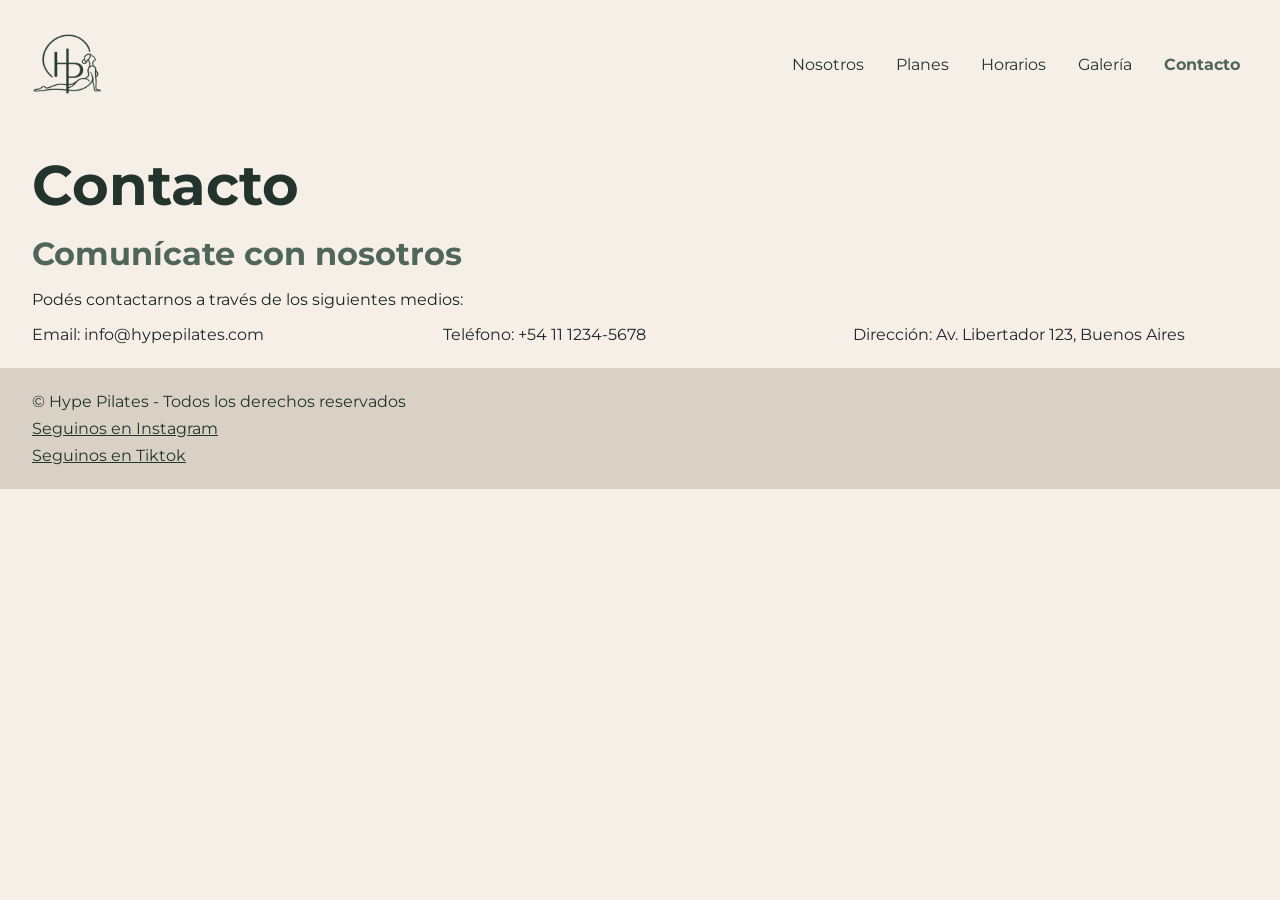
<file: HypePilates/pages/contacto.html>
<!DOCTYPE html>
<html lang="es">

<head>
    <meta charset="UTF-8">
    <meta name="viewport" content="width=device-width, initial-scale=1.0">
    <title>Contacto - Hype Pilates</title>
    <link href="https://cdn.jsdelivr.net/npm/bootstrap@5.3.8/dist/css/bootstrap.min.css" rel="stylesheet"
        integrity="sha384-sRIl4kxILFvY47J16cr9ZwB07vP4J8+LH7qKQnuqkuIAvNWLzeN8tE5YBujZqJLB" crossorigin="anonymous">
    <link rel="stylesheet" href="../styles/styles.css">
</head>

<body>
    <header>
        <nav class="navbar navbar-expand-lg">
            <div class="container-fluid">
                <a class="navbar-brand" href="../index.html">
                    <img src="../assets/IMG/logo.png" alt="Logo de Hype Pilates">
                </a>
                <button class="navbar-toggler" type="button" data-bs-toggle="collapse" data-bs-target="#menu"
                    aria-controls="menu" aria-expanded="false" aria-label="Abrir menú">
                    <span class="navbar-toggler-icon"></span>
                </button>
                <div class="collapse navbar-collapse" id="menu">
                    <ul class="navbar-nav ms-auto">
                        <li class="nav-item"><a class="nav-link" href="../index.html">Nosotros</a></li>
                        <li class="nav-item"><a class="nav-link" href="planes.html">Planes</a></li>
                        <li class="nav-item"><a class="nav-link" href="horarios.html">Horarios</a></li>
                        <li class="nav-item"><a class="nav-link" href="galeria.html">Galería</a></li>
                        <li class="nav-item"><a class="nav-link active" href="contacto.html">Contacto</a></li>
                    </ul>
                </div>
            </div>
        </nav>
    </header>
    <main>
        <section>
            <h1>Contacto</h1>
            <article>
                <h2>Comunícate con nosotros</h2>
                <p>Podés contactarnos a través de los siguientes medios:</p>
                <ul>
                    <li>Email: info@hypepilates.com</li>
                    <li>Teléfono: +54 11 1234-5678</li>
                    <li>Dirección: Av. Libertador 123, Buenos Aires</li>
                </ul>
            </article>
        </section>
    </main>
    <footer>
        <p>&copy; Hype Pilates - Todos los derechos reservados</p>
        <a href="https://www.instagram.com/hypepilates" target="_blank">Seguinos en Instagram</a>
        <a href="https://www.tiktok.com/@hypepilates" target="_blank">Seguinos en Tiktok</a>
    </footer>
    <script src="https://cdn.jsdelivr.net/npm/bootstrap@5.3.8/dist/js/bootstrap.bundle.min.js"
        integrity="sha384-FKyoEForCGlyvwx9Hj09JcYn3nv7wiPVlz7YYwJrWVcXK/BmnVDxM+D2scQbITxI"
        crossorigin="anonymous"></script>
</body>

</html>
</file>
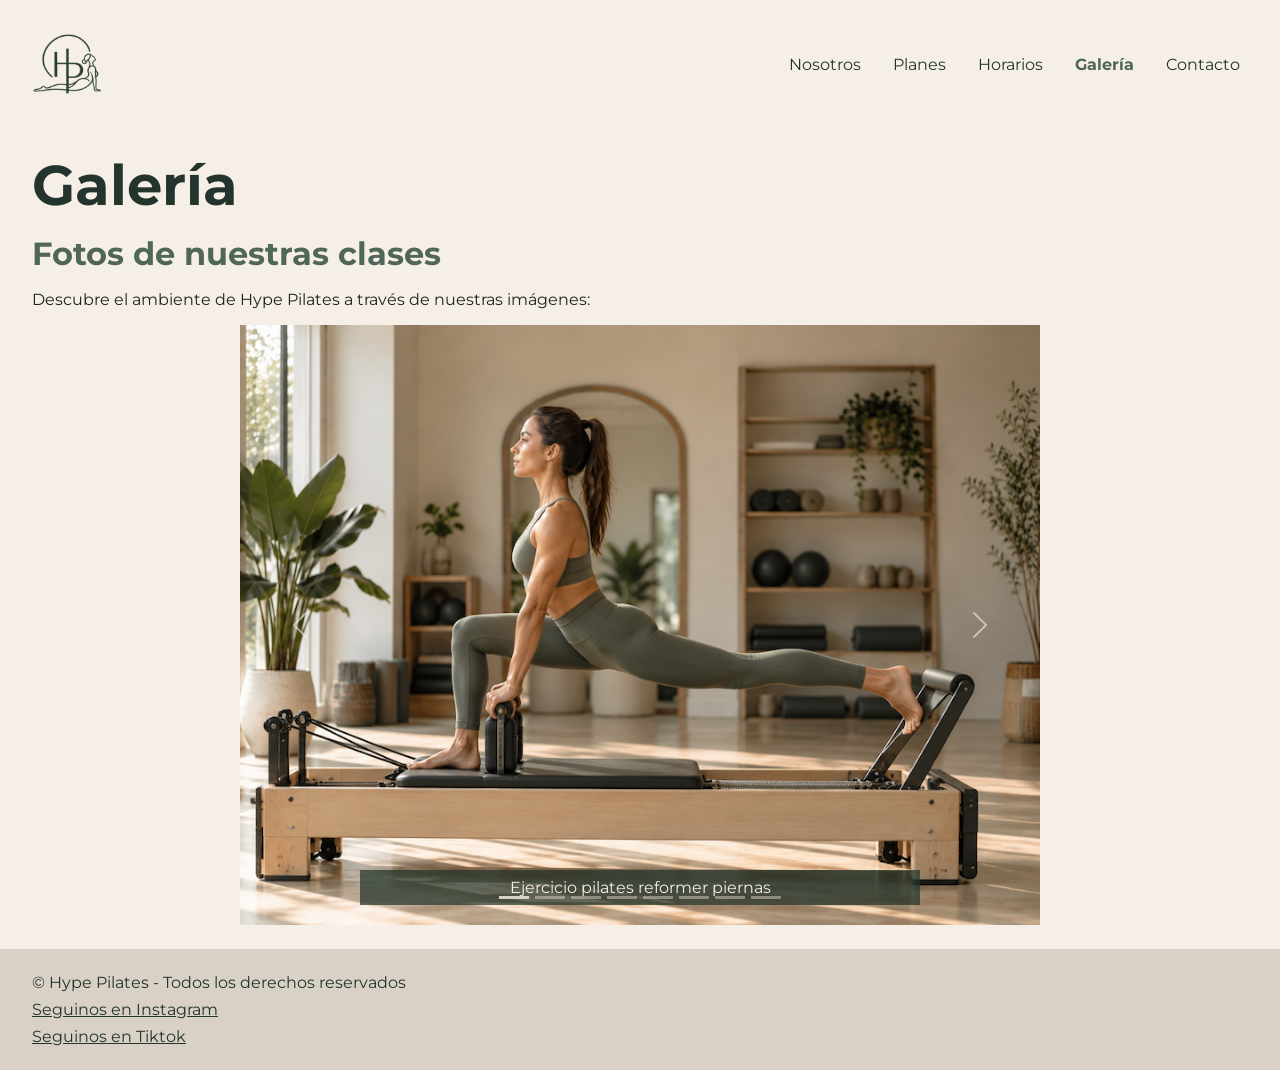
<file: HypePilates/pages/galeria.html>
<!DOCTYPE html>
<html lang="es">

<head>
    <meta charset="UTF-8">
    <meta name="viewport" content="width=device-width, initial-scale=1.0">
    <title>Galería - Hype Pilates</title>
    <link href="https://cdn.jsdelivr.net/npm/bootstrap@5.3.8/dist/css/bootstrap.min.css" rel="stylesheet"
        integrity="sha384-sRIl4kxILFvY47J16cr9ZwB07vP4J8+LH7qKQnuqkuIAvNWLzeN8tE5YBujZqJLB" crossorigin="anonymous">
    <link rel="stylesheet" href="../styles/styles.css">
</head>

<body>
    <header>
        <nav class="navbar navbar-expand-lg">
            <div class="container-fluid">
                <a class="navbar-brand" href="../index.html">
                    <img src="../assets/IMG/logo.png" alt="Logo de Hype Pilates">
                </a>
                <button class="navbar-toggler" type="button" data-bs-toggle="collapse" data-bs-target="#menu"
                    aria-controls="menu" aria-expanded="false" aria-label="Abrir menú">
                    <span class="navbar-toggler-icon"></span>
                </button>
                <div class="collapse navbar-collapse" id="menu">
                    <ul class="navbar-nav ms-auto">
                        <li class="nav-item"><a class="nav-link" href="../index.html">Nosotros</a></li>
                        <li class="nav-item"><a class="nav-link" href="planes.html">Planes</a></li>
                        <li class="nav-item"><a class="nav-link" href="horarios.html">Horarios</a></li>
                        <li class="nav-item"><a class="nav-link active" href="galeria.html">Galería</a></li>
                        <li class="nav-item"><a class="nav-link" href="contacto.html">Contacto</a></li>
                    </ul>
                </div>
            </div>
        </nav>
    </header>
    <main>
        <section>
            <h1>Galería</h1>
            <h2>Fotos de nuestras clases</h2>
            <p>Descubre el ambiente de Hype Pilates a través de nuestras imágenes:</p>
            <div id="carruselGaleria" class="carousel slide" data-bs-ride="carousel">
                <div class="carousel-indicators">
                    <button type="button" data-bs-target="#carruselGaleria" data-bs-slide-to="0" class="active"
                        aria-current="true" aria-label="Foto 1"></button>
                    <button type="button" data-bs-target="#carruselGaleria" data-bs-slide-to="1"
                        aria-label="Foto 2"></button>
                    <button type="button" data-bs-target="#carruselGaleria" data-bs-slide-to="2"
                        aria-label="Foto 3"></button>
                    <button type="button" data-bs-target="#carruselGaleria" data-bs-slide-to="3"
                        aria-label="Foto 4"></button>
                    <button type="button" data-bs-target="#carruselGaleria" data-bs-slide-to="4"
                        aria-label="Foto 5"></button>
                    <button type="button" data-bs-target="#carruselGaleria" data-bs-slide-to="5"
                        aria-label="Foto 6"></button>
                    <button type="button" data-bs-target="#carruselGaleria" data-bs-slide-to="6"
                        aria-label="Foto 7"></button>
                    <button type="button" data-bs-target="#carruselGaleria" data-bs-slide-to="7"
                        aria-label="Foto 8"></button>
                </div>

                <div class="carousel-inner">
                    <div class="carousel-item active">
                        <img src="../assets/IMG/galeria/galeria1.png" class="d-block w-100" alt="Pilates Reformer">
                        <div class="carousel-caption">
                            <p>Ejercicio pilates reformer piernas</p>
                        </div>
                    </div>
                    <div class="carousel-item">
                        <img src="../assets/IMG/galeria/galeria2.png" class="d-block w-100" alt="Pilates Reformer">
                        <div class="carousel-caption">
                            <p>Ejercicio pilates reformer abdominales</p>
                        </div>
                    </div>
                    <div class="carousel-item">
                        <img src="../assets/IMG/galeria/galeria3.png" class="d-block w-100" alt="Pilates Reformer">
                        <div class="carousel-caption">
                            <p>Ejercicio pilates reformer brazos</p>
                        </div>
                    </div>
                    <div class="carousel-item">
                        <img src="../assets/IMG/galeria/galeria4.png" class="d-block w-100" alt="Pilates Mat">
                        <div class="carousel-caption">
                            <p>Ejercicio pilates mat abdominales</p>
                        </div>
                    </div>
                    <div class="carousel-item">
                        <img src="../assets/IMG/galeria/galeria5.png" class="d-block w-100" alt="Pilates Mat">
                        <div class="carousel-caption">
                            <p>Estiramiento pilates mat</p>
                        </div>
                    </div>
                    <div class="carousel-item">
                        <img src="../assets/IMG/galeria/galeria6.png" class="d-block w-100" alt="Pilates Mat en grupo">
                        <div class="carousel-caption">
                            <p>Ejercicio pilates mat en grupo</p>
                        </div>
                    </div>
                    <div class="carousel-item">
                        <img src="../assets/IMG/galeria/galeria7.png" class="d-block w-100" alt="Pilates Reformer">
                        <div class="carousel-caption">
                            <p>Ejercicio pilates con ayuda profesora</p>
                        </div>
                    </div>
                    <div class="carousel-item">
                        <img src="../assets/IMG/galeria/galeria8.png" class="d-block w-100" alt="Pilates Reformer">
                        <div class="carousel-caption">
                            <p>Ejercicio pilates reformer brazos</p>
                        </div>
                    </div>
                </div>
                <button class="carousel-control-prev" type="button" data-bs-target="#carruselGaleria"
                    data-bs-slide="prev">
                    <span class="carousel-control-prev-icon" aria-hidden="true"></span>
                    <span class="visually-hidden">Anterior</span>
                </button>
                <button class="carousel-control-next" type="button" data-bs-target="#carruselGaleria"
                    data-bs-slide="next">
                    <span class="carousel-control-next-icon" aria-hidden="true"></span>
                    <span class="visually-hidden">Siguiente</span>
                </button>
            </div>
        </section>
    </main>
    <footer>
        <p>&copy; Hype Pilates - Todos los derechos reservados</p>
        <a href="https://www.instagram.com/hypepilates" target="_blank">Seguinos en Instagram</a>
        <a href="https://www.tiktok.com/@hypepilates" target="_blank">Seguinos en Tiktok</a>
    </footer>
    <script src="https://cdn.jsdelivr.net/npm/bootstrap@5.3.8/dist/js/bootstrap.bundle.min.js"
        integrity="sha384-FKyoEForCGlyvwx9Hj09JcYn3nv7wiPVlz7YYwJrWVcXK/BmnVDxM+D2scQbITxI"
        crossorigin="anonymous"></script>
</body>

</html>
</file>
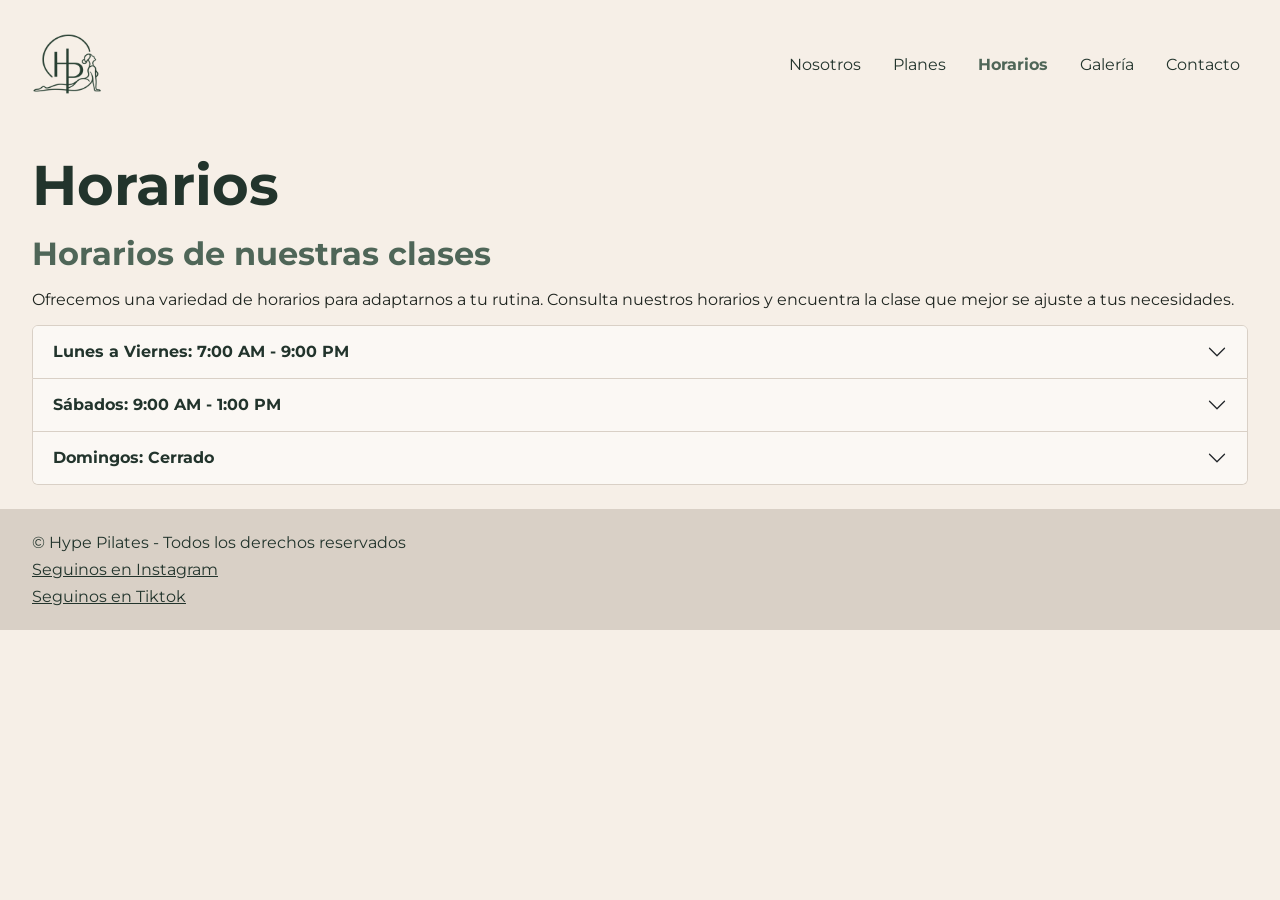
<file: HypePilates/pages/horarios.html>
<!DOCTYPE html>
<html lang="es">

<head>
    <meta charset="UTF-8">
    <meta name="viewport" content="width=device-width, initial-scale=1.0">
    <title>Horarios - Hype Pilates</title>
    <link href="https://cdn.jsdelivr.net/npm/bootstrap@5.3.8/dist/css/bootstrap.min.css" rel="stylesheet"
        integrity="sha384-sRIl4kxILFvY47J16cr9ZwB07vP4J8+LH7qKQnuqkuIAvNWLzeN8tE5YBujZqJLB" crossorigin="anonymous">
    <link rel="stylesheet" href="../styles/styles.css">
</head>

<body>
    <header>
        <nav class="navbar navbar-expand-lg">
            <div class="container-fluid">
                <a class="navbar-brand" href="../index.html">
                    <img src="../assets/IMG/logo.png" alt="Logo de Hype Pilates">
                </a>
                <button class="navbar-toggler" type="button" data-bs-toggle="collapse" data-bs-target="#menu"
                    aria-controls="menu" aria-expanded="false" aria-label="Abrir menú">
                    <span class="navbar-toggler-icon"></span>
                </button>
                <div class="collapse navbar-collapse" id="menu">
                    <ul class="navbar-nav ms-auto">
                        <li class="nav-item"><a class="nav-link" href="../index.html">Nosotros</a></li>
                        <li class="nav-item"><a class="nav-link" href="planes.html">Planes</a></li>
                        <li class="nav-item"><a class="nav-link active" href="horarios.html">Horarios</a></li>
                        <li class="nav-item"><a class="nav-link" href="galeria.html">Galería</a></li>
                        <li class="nav-item"><a class="nav-link" href="contacto.html">Contacto</a></li>
                    </ul>
                </div>
            </div>
        </nav>
    </header>
    <main>
        <section>
            <article>
                <h1>Horarios</h1>
                <h2>Horarios de nuestras clases</h2>
                <p>Ofrecemos una variedad de horarios para adaptarnos a tu rutina. Consulta nuestros horarios y
                    encuentra la clase que mejor se ajuste a tus necesidades.</p>
                <div class="accordion" id="horarios">
                    <div class="accordion-item">
                        <h3 class="accordion-header">
                            <button class="accordion-button collapsed" type="button" data-bs-toggle="collapse"
                                data-bs-target="#semana" aria-expanded="false" aria-controls="semana">
                                Lunes a Viernes: 7:00 AM - 9:00 PM
                            </button>
                        </h3>
                        <div id="semana" class="accordion-collapse collapse" data-bs-parent="#horarios">
                            <div class="accordion-body">
                                <ul>
                                    <li>Reformer: 7:00, 8:00, 9:00, 10:00, 11:00, 12:00, 13:00, 14:00, 15:00, 16:00,
                                        17:00, 18:00 19:00 y 20:00</li>
                                    <li>Mat: 7:00, 8:00, 9:00, 10:00, 11:00, 12:00, 13:00, 14:00, 15:00, 16:00, 17:00,
                                        18:00 19:00 y 20:00</li>
                                    <li>Funcional: 8:00, 10:00, 12:00, 14:00, 16:00, 18:00, y 20:00</li>
                                </ul>
                            </div>
                        </div>
                    </div>
                    <div class="accordion-item">
                        <h3 class="accordion-header">
                            <button class="accordion-button collapsed" type="button" data-bs-toggle="collapse"
                                data-bs-target="#sabado" aria-expanded="false" aria-controls="sabado">
                                Sábados: 9:00 AM - 1:00 PM
                            </button>
                        </h3>
                        <div id="sabado" class="accordion-collapse collapse" data-bs-parent="#horarios">
                            <div class="accordion-body">
                                <ul>
                                    <li>Reformer: 9:00 y 11:00</li>
                                    <li>Mat: 10:00</li>
                                    <li>Funcional: 12:00</li>
                                </ul>
                            </div>
                        </div>
                    </div>
                    <div class="accordion-item">
                        <h3 class="accordion-header">
                            <button class="accordion-button collapsed" type="button" data-bs-toggle="collapse"
                                data-bs-target="#domingo" aria-expanded="false" aria-controls="domingo">
                                Domingos: Cerrado
                            </button>
                        </h3>
                        <div id="domingo" class="accordion-collapse collapse" data-bs-parent="#horarios">
                            <div class="accordion-body">
                                <p>Los domingos no hay clases. ¡Te esperamos el lunes!</p>
                            </div>
                        </div>
                    </div>
                </div>
            </article>
        </section>
    </main>
    <footer>
        <p>&copy; Hype Pilates - Todos los derechos reservados</p>
        <a href="https://www.instagram.com/hypepilates" target="_blank">Seguinos en Instagram</a>
        <a href="https://www.tiktok.com/@hypepilates" target="_blank">Seguinos en Tiktok</a>
    </footer>
    <script src="https://cdn.jsdelivr.net/npm/bootstrap@5.3.8/dist/js/bootstrap.bundle.min.js"
        integrity="sha384-FKyoEForCGlyvwx9Hj09JcYn3nv7wiPVlz7YYwJrWVcXK/BmnVDxM+D2scQbITxI"
        crossorigin="anonymous"></script>
</body>

</html>
</file>
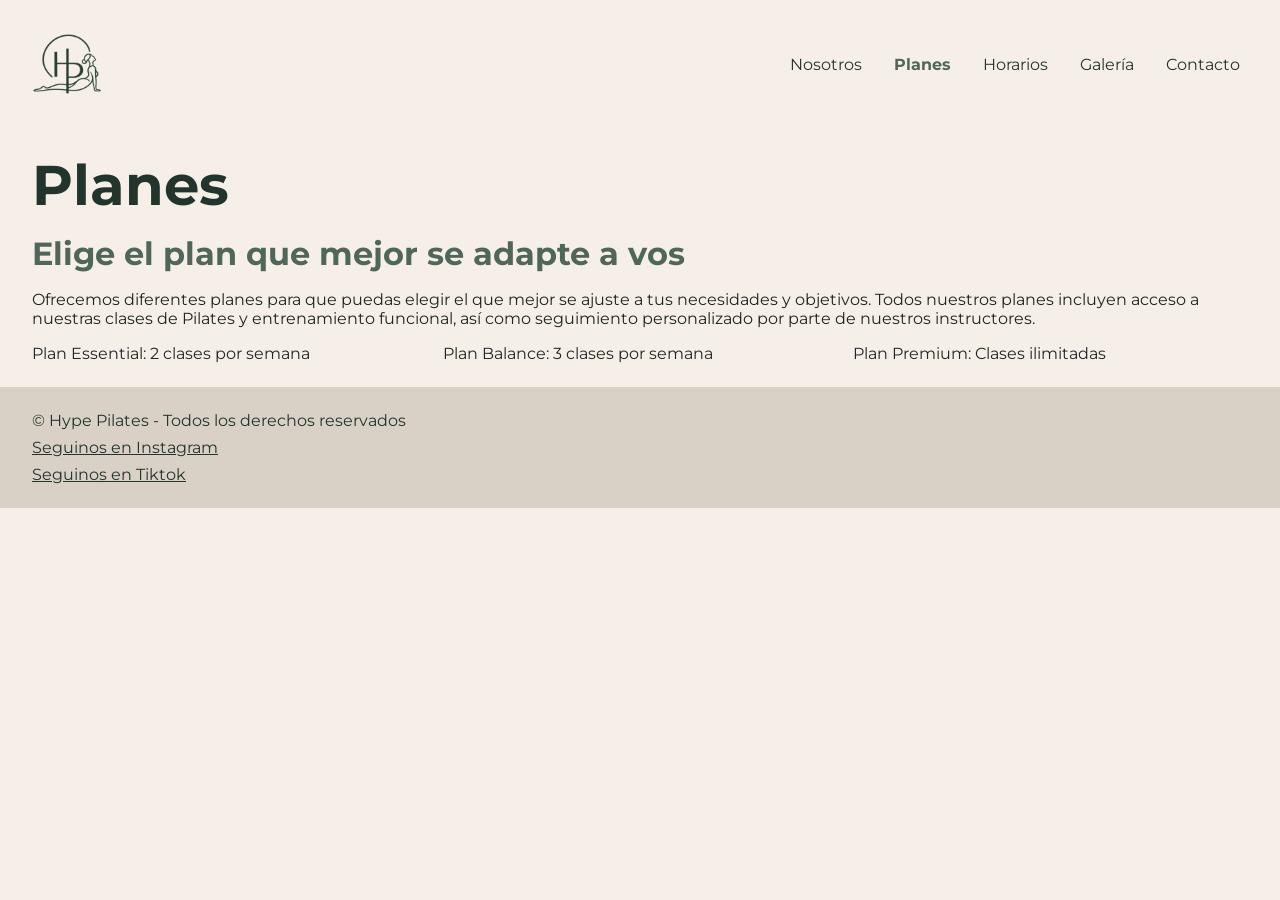
<file: HypePilates/pages/planes.html>
<!DOCTYPE html>
<html lang="es">

<head>
    <meta charset="UTF-8">
    <meta name="viewport" content="width=device-width, initial-scale=1.0">
    <title>Planes - Hype Pilates</title>
    <link href="https://cdn.jsdelivr.net/npm/bootstrap@5.3.8/dist/css/bootstrap.min.css" rel="stylesheet"
        integrity="sha384-sRIl4kxILFvY47J16cr9ZwB07vP4J8+LH7qKQnuqkuIAvNWLzeN8tE5YBujZqJLB" crossorigin="anonymous">
    <link rel="stylesheet" href="../styles/styles.css">
</head>

<body>
    <header>
        <nav class="navbar navbar-expand-lg">
            <div class="container-fluid">
                <a class="navbar-brand" href="../index.html">
                    <img src="../assets/IMG/logo.png" alt="Logo de Hype Pilates">
                </a>
                <button class="navbar-toggler" type="button" data-bs-toggle="collapse" data-bs-target="#menu"
                    aria-controls="menu" aria-expanded="false" aria-label="Abrir menú">
                    <span class="navbar-toggler-icon"></span>
                </button>
                <div class="collapse navbar-collapse" id="menu">
                    <ul class="navbar-nav ms-auto">
                        <li class="nav-item"><a class="nav-link" href="../index.html">Nosotros</a></li>
                        <li class="nav-item"><a class="nav-link active" href="planes.html">Planes</a></li>
                        <li class="nav-item"><a class="nav-link" href="horarios.html">Horarios</a></li>
                        <li class="nav-item"><a class="nav-link" href="galeria.html">Galería</a></li>
                        <li class="nav-item"><a class="nav-link" href="contacto.html">Contacto</a></li>
                    </ul>
                </div>
            </div>
        </nav>
    </header>
    <main>
        <section>
            <article>
                <h1>Planes</h1>
                <h2>Elige el plan que mejor se adapte a vos</h2>
                <p>Ofrecemos diferentes planes para que puedas elegir el que mejor se ajuste a tus necesidades y
                    objetivos. Todos nuestros planes incluyen acceso a nuestras clases de Pilates y entrenamiento
                    funcional, así como seguimiento personalizado por parte de nuestros instructores.</p>
                <ul>
                    <li>Plan Essential: 2 clases por semana</li>
                    <li>Plan Balance: 3 clases por semana</li>
                    <li>Plan Premium: Clases ilimitadas</li>
                </ul>
            </article>
        </section>
    </main>
    <footer>
        <p>&copy; Hype Pilates - Todos los derechos reservados</p>
        <a href="https://www.instagram.com/hypepilates" target="_blank">Seguinos en Instagram</a>
        <a href="https://www.tiktok.com/@hypepilates" target="_blank">Seguinos en Tiktok</a>
    </footer>
    <script src="https://cdn.jsdelivr.net/npm/bootstrap@5.3.8/dist/js/bootstrap.bundle.min.js"
        integrity="sha384-FKyoEForCGlyvwx9Hj09JcYn3nv7wiPVlz7YYwJrWVcXK/BmnVDxM+D2scQbITxI"
        crossorigin="anonymous"></script>
</body>

</html>
</file>
<file: css/style.css>
@import url("https://fonts.googleapis.com/css2?family=Fira+Sans:ital,wght@0,100;0,200;0,300;0,400;0,500;0,600;0,700;0,800;0,900;1,100;1,200;1,300;1,400;1,500;1,600;1,700;1,800;1,900&family=Lato:ital,wght@0,100;0,300;0,400;0,700;0,900;1,100;1,300;1,400;1,700;1,900&family=Lexend:wght@100..900&family=Montserrat:ital,wght@0,100..900;1,100..900&family=Roboto:ital,wght@0,100..900;1,100..900&display=swap");
.ubicacion-info, .formulario-contacto, .tarjeta-clase, .plan {
  background-color: #fbf8f4;
  border: 1px solid #d9d0c6;
}

.ubicacion-lista, .lista-horarios {
  list-style: none;
  padding-left: 0;
}

* {
  padding: 0;
  margin: 0;
  box-sizing: border-box;
}

body {
  background-color: #f6efe7;
}

body {
  font-family: "Montserrat", sans-serif;
  line-height: normal;
}

h1 {
  color: #22342c;
  font-size: 2.25rem;
  font-weight: 700;
}

h2 {
  color: #4f6658;
  font-size: 1.75rem;
  font-weight: 700;
}

h3 {
  color: #5c6e63;
  font-size: 1.5rem;
  font-weight: 700;
}

p {
  color: #1e241f;
}

@media (min-width: 1024px) {
  h1 {
    font-size: 3.5rem;
  }
  h2 {
    font-size: 2rem;
  }
}
@keyframes elevar {
  0% {
    transform: translateY(0px);
  }
  100% {
    transform: translateY(-4px);
  }
}
header {
  padding: 24px;
}
header img {
  width: 70px;
  height: auto;
}

@media (min-width: 1024px) {
  header {
    padding: 24px 32px;
  }
}
.barra-nav,
.contenedor-nav {
  padding: 0;
}

.lista-nav {
  align-items: center;
  gap: 16px;
}

.enlace-nav {
  color: #22342c;
  text-decoration: none;
  font-size: 1rem;
}
.enlace-nav:hover {
  color: #4f6658;
}
.enlace-nav:focus {
  color: #4f6658;
  box-shadow: 0 2px 0 #4f6658;
}
.enlace-nav:active {
  color: #1e241f;
}

.enlace-actual {
  color: #4f6658;
  font-weight: 700;
}

.inicio {
  display: grid;
  grid-template-columns: 1fr;
  gap: 16px;
  grid-template-areas: "nosotros" "frase" "clases" "preguntas";
}

section {
  display: flex;
  flex-direction: column;
  gap: 16px;
  padding: 24px 32px;
}

article {
  display: flex;
  flex-direction: column;
  gap: 16px;
}

.nosotros {
  grid-area: nosotros;
}

.frase {
  grid-area: frase;
}

.clases {
  grid-area: clases;
}

.preguntas {
  grid-area: preguntas;
}

.tarjetas {
  display: grid;
  grid-template-columns: 1fr;
  gap: 32px;
}

@media (min-width: 768px) {
  .tarjetas {
    grid-template-columns: repeat(2, 1fr);
  }
}
@media (min-width: 1024px) {
  .tarjetas {
    grid-template-columns: repeat(3, 1fr);
  }
}
footer {
  display: flex;
  flex-direction: column;
  gap: 16px;
  background-color: #d9d0c6;
  padding: 32px;
}
footer p,
footer a {
  color: #22342c;
}
footer a:hover {
  color: #1e241f;
}
footer a:focus {
  outline: 2px solid #4f6658;
}
footer a:active {
  color: #1e241f;
}

@media (min-width: 1024px) {
  footer {
    padding: 24px 32px;
  }
}
.boton {
  justify-self: start;
  padding: 8px 16px;
  background-color: #4f6658;
  color: #f6efe7;
  border: 1px solid #4f6658;
  border-radius: 6px;
  text-decoration: none;
}
.boton:hover {
  background-color: #22342c;
  color: #f6efe7;
}
.boton:focus {
  outline: 3px solid #d9d0c6;
}
.boton:active {
  background-color: #d9d0c6;
  color: #22342c;
}

.tarjeta-clase:hover {
  border-color: #4f6658;
  animation-name: elevar;
  animation-duration: 0.3s;
  animation-timing-function: ease-in;
  animation-fill-mode: forwards;
}

.tarjeta-body {
  display: grid;
  grid-template-rows: auto 1fr auto;
  gap: 12px;
  padding: 20px;
}

.plan:hover {
  animation-name: elevar;
  animation-duration: 0.3s;
  animation-timing-function: ease-in;
  animation-fill-mode: forwards;
}

.plan-header {
  display: flex;
  flex-direction: column;
  gap: 4px;
  padding: 20px;
  background-color: #d9d0c6;
  border-bottom-color: #d9d0c6;
}

.plan-nombre {
  margin-bottom: 0;
}

.plan-frecuencia {
  margin-bottom: 0;
  color: #22342c;
}

.plan-etiqueta {
  align-self: flex-start;
  margin-bottom: 8px;
  padding: 4px 12px;
  background-color: #f6efe7;
  color: #4f6658;
  border-radius: 20px;
  font-size: 0.875rem;
  font-weight: 700;
}

.plan-cuerpo {
  flex-grow: 0;
  padding: 20px;
}

.plan-precio {
  margin-bottom: 0;
  color: #22342c;
  font-size: 2rem;
  font-weight: 700;
}

.plan-mes {
  color: #5c6e63;
  font-size: 1rem;
  font-weight: 400;
}

.plan-lista {
  flex-grow: 1;
}

.plan-item {
  padding: 12px 20px;
  background-color: #fbf8f4;
  color: #1e241f;
  border-color: #d9d0c6;
}

.plan-pie {
  padding: 20px;
  background-color: #fbf8f4;
  border-top-color: #d9d0c6;
}

.plan-destacado {
  border: 2px solid #4f6658;
}
.plan-destacado .plan-header {
  background-color: #4f6658;
}
.plan-destacado .plan-nombre,
.plan-destacado .plan-frecuencia {
  color: #f6efe7;
}

.desplegable-item {
  background-color: #fbf8f4;
  border-color: #d9d0c6;
}

.desplegable-boton {
  background-color: #fbf8f4;
  color: #22342c;
  font-weight: 700;
}
.desplegable-boton:hover {
  background-color: #f6efe7;
}
.desplegable-boton:focus {
  box-shadow: 0 0 0 3px #d9d0c6;
}
.desplegable-boton:active {
  background-color: #d9d0c6;
}
.desplegable-boton[aria-expanded=true] {
  background-color: #d9d0c6;
  color: #22342c;
}

.desplegable-body {
  padding: 20px;
}

.lista-horarios {
  display: flex;
  flex-direction: column;
  gap: 8px;
}

.carrusel {
  width: 100%;
  max-width: 800px;
  margin: 0 auto;
}

.carrusel-caption {
  background-color: rgba(34, 52, 44, 0.7019607843);
  padding: 8px 16px;
}
.carrusel-caption p {
  color: #f6efe7;
}

.flecha-carrusel:hover {
  background-color: rgba(34, 52, 44, 0.3019607843);
}
.flecha-carrusel:focus {
  outline: 2px solid #d9d0c6;
}
.flecha-carrusel:active {
  background-color: rgba(34, 52, 44, 0.5019607843);
}

.formulario-contacto {
  display: flex;
  flex-direction: column;
  gap: 16px;
  padding: 24px;
  border-radius: 8px;
}
.formulario-contacto .boton {
  align-self: flex-start;
  cursor: pointer;
}

.campo:focus {
  border-color: #4f6658;
  box-shadow: 0 0 0 3px #d9d0c6;
}

.ubicacion {
  display: grid;
  grid-template-columns: 1fr;
  gap: 24px;
  align-items: start;
}

.ubicacion-info {
  display: flex;
  flex-direction: column;
  gap: 24px;
  padding: 24px;
  border-radius: 8px;
}
.ubicacion-info .boton {
  align-self: flex-start;
}

.ubicacion-lista {
  display: flex;
  flex-direction: column;
  gap: 12px;
  margin-bottom: 0;
}

.ubicacion-dato {
  display: block;
  color: #4f6658;
  font-size: 0.875rem;
  font-weight: 700;
}

.mapa {
  width: 100%;
  height: 350px;
  border: 1px solid #d9d0c6;
  border-radius: 8px;
}

@media (min-width: 1024px) {
  .ubicacion {
    grid-template-columns: 1fr 2fr;
  }
}

/*# sourceMappingURL=style.css.map */
</file>
<file: HypePilates/styles/styles.css>
@import url('https://fonts.googleapis.com/css2?family=Fira+Sans:ital,wght@0,100;0,200;0,300;0,400;0,500;0,600;0,700;0,800;0,900;1,100;1,200;1,300;1,400;1,500;1,600;1,700;1,800;1,900&family=Lato:ital,wght@0,100;0,300;0,400;0,700;0,900;1,100;1,300;1,400;1,700;1,900&family=Lexend:wght@100..900&family=Montserrat:ital,wght@0,100..900;1,100..900&family=Roboto:ital,wght@0,100..900;1,100..900&display=swap');

* {
    padding: 0;
    margin: 0;
    box-sizing: border-box;
}


body {
    font-family: "Montserrat", sans-serif;
    background-color: #f6efe7;
    line-height: normal;
}

/* TIPOGRAFIA */
h1 {
    color: #22342c;
    font-size: 2.25rem;
    font-weight: 700;
}

h2 {
    color: #4F6658;
    font-size: 1.75rem;
    font-weight: 700;
}

h3 {
    color: #5C6E63;
    font-size: 1.5rem;
    font-weight: 700;
}

p {
    color: #1E241F;
}

h1,
h2,
h3,
p,
ul,
figure {
    margin: 0;
}

ul {
    padding: 0;
}

/* HEADER */
header {
    padding: 1.5rem;
}

.navbar,
.navbar .container-fluid {
    padding: 0;
}

.navbar-nav {
    align-items: center;
    gap: 1rem;
}

.navbar-nav .nav-link {
    color: #22342c;
    text-decoration: none;
    font-size: 1rem;
}

header img {
    width: 70px;
    height: auto;
}

.navbar-nav .nav-link {
    transition: color 0.3s;
}

.navbar-nav .nav-link:hover {
    color: #4F6658;
}

.navbar-nav .nav-link:focus {
    border-bottom: 2px solid #4F6658;
}

.navbar-nav .nav-link:active {
    color: #D9D0C6;
}

.navbar-nav .nav-link.active {
    color: #4F6658;
    font-weight: 700;
}

/* SECCIONES (todas las páginas) */
main {
    display: grid;
    grid-template-columns: 1fr;
    gap: 1rem;
}

section {
    display: flex;
    flex-direction: column;
    gap: 1rem;
    padding: 1.5rem 2rem;
}

article {
    display: flex;
    flex-direction: column;
    gap: 1rem;
}

main ul {
    list-style: none;
    display: grid;
    grid-template-columns: 1fr;
    gap: 1rem;
}

/* INDEX */
.inicio {
    grid-template-areas:
        "nosotros"
        "frase"
        "clases"
        "preguntas";
}

.nosotros {
    grid-area: nosotros;
}

.frase {
    grid-area: frase;
}

.clases {
    grid-area: clases;
}

.preguntas {
    grid-area: preguntas;
}


/* TARJETAS (clases del index y fotos de galería) */

.tarjetas {
    display: grid;
    grid-template-columns: 1fr;
    gap: 2rem;
}

.tarjetas img {
    width: 100%;
}

.card {
    background-color: #fbf8f4;
    border: 1px solid #D9D0C6;
    transition: border-color 0.3s;
}

.card:hover {
    border-color: #4F6658;
}

.card-body {
    display: grid;
    grid-template-rows: auto 1fr auto;
    gap: 0.75rem;
    padding: 20px;
}

.card .btn {
    justify-self: start;
    background-color: #4F6658;
    color: #f6efe7;
    border: 1px solid #4F6658;
    transition: background-color 0.3s, color 0.3s;
}

.card .btn:hover {
    background-color: #22342c;
    color: #f6efe7;
}

.card .btn:focus {
    box-shadow: 0 0 0 0.2rem #D9D0C6;
}

.card .btn:active {
    background-color: #D9D0C6;
    color: #22342c;
}

.accordion-item {
    background-color: #fbf8f4;
    border-color: #D9D0C6;
}

.accordion-button {
    background-color: #fbf8f4;
    color: #22342c;
    font-weight: 700;
    transition: background-color 0.3s;
}

.accordion-button:hover {
    background-color: #f6efe7;
}

.accordion-button:focus {
    box-shadow: 0 0 0 0.2rem #D9D0C6;
}

.accordion-button:active {
    background-color: #D9D0C6;
}

.accordion-button:not(.collapsed) {
    background-color: #D9D0C6;
    color: #22342c;
}

.accordion-body {
    padding: 20px;
}

.accordion-body ul {
    display: flex;
    flex-direction: column;
    gap: 0.5rem;
}

/* GALERÍA: CAROUSEL */
.carousel {
    width: 100%;
    max-width: 800px;
    margin: 0 auto;
}

.carousel-caption {
    background-color: rgba(34, 52, 44, 0.7);
    padding: 0.5rem 1rem;
}

.carousel-caption p {
    color: #f6efe7;
}

.carousel-indicators [data-bs-target] {
    background-color: #D9D0C6;
}

.carousel-control-prev,
.carousel-control-next {
    transition: background-color 0.3s;
}

.carousel-control-prev:hover,
.carousel-control-next:hover {
    background-color: rgba(34, 52, 44, 0.3);
}

.carousel-control-prev:focus,
.carousel-control-next:focus {
    outline: 2px solid #D9D0C6;
}

.carousel-control-prev:active,
.carousel-control-next:active {
    background-color: rgba(34, 52, 44, 0.5);
}

/* FOOTER */
footer {
    background-color: #D9D0C6;
    padding: 2rem;
    display: flex;
    flex-direction: column;
    gap: 0.5rem;
}

footer p,
footer a {
    color: #22342C;
}

footer a {
    transition: color 0.3s;
}

footer a:hover {
    color: #4F6658;
}

footer a:focus {
    outline: 2px solid #4F6658;
}

footer a:active {
    color: #5C6E63;
}

/* TABLET */
@media (min-width: 768px) {

    .tarjetas,
    main ul {
        grid-template-columns: repeat(2, 1fr);
    }
}

/* DESKTOP */
@media (min-width: 1024px) {
    h1 {
        font-size: 3.5rem;
    }

    h2 {
        font-size: 2rem;
    }

    header,
    section,
    footer {
        padding: 1.5rem 2rem;
    }

    .tarjetas,
    main ul {
        grid-template-columns: repeat(3, 1fr);
    }
}
</file>
